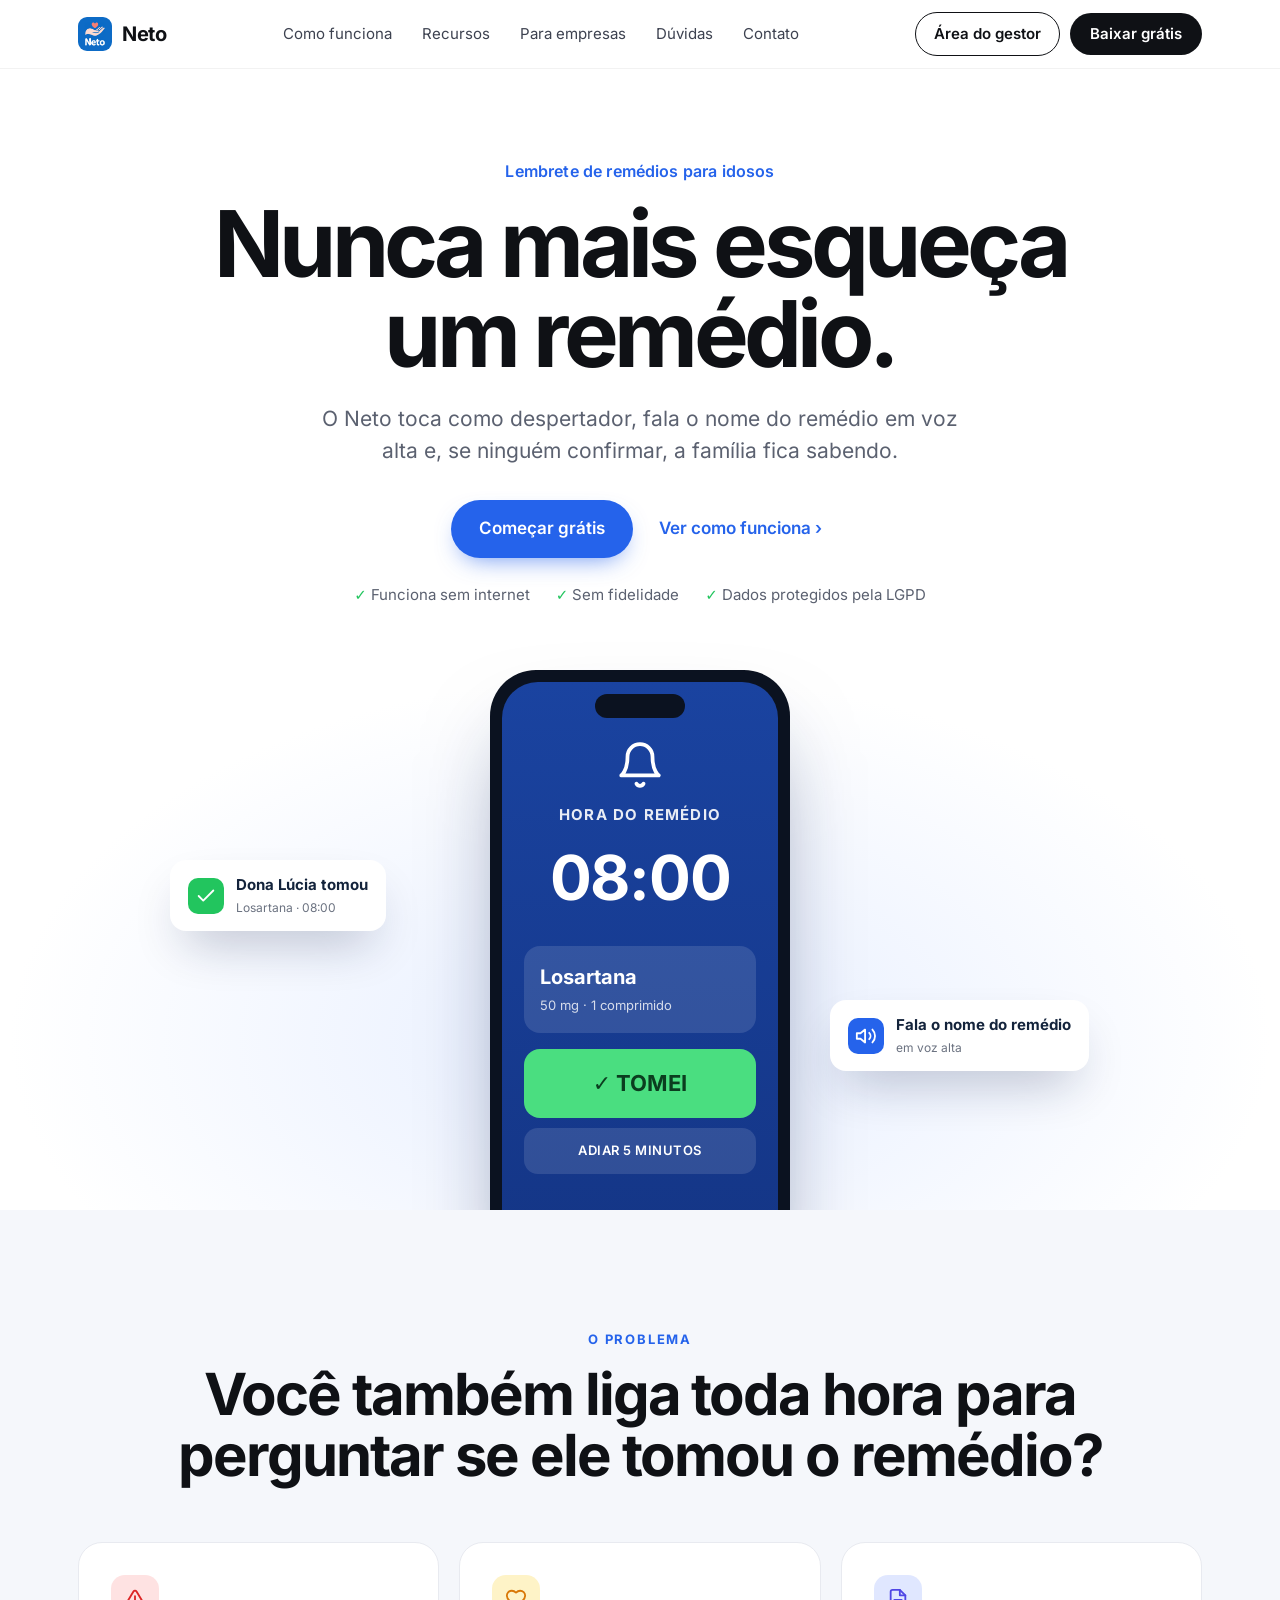
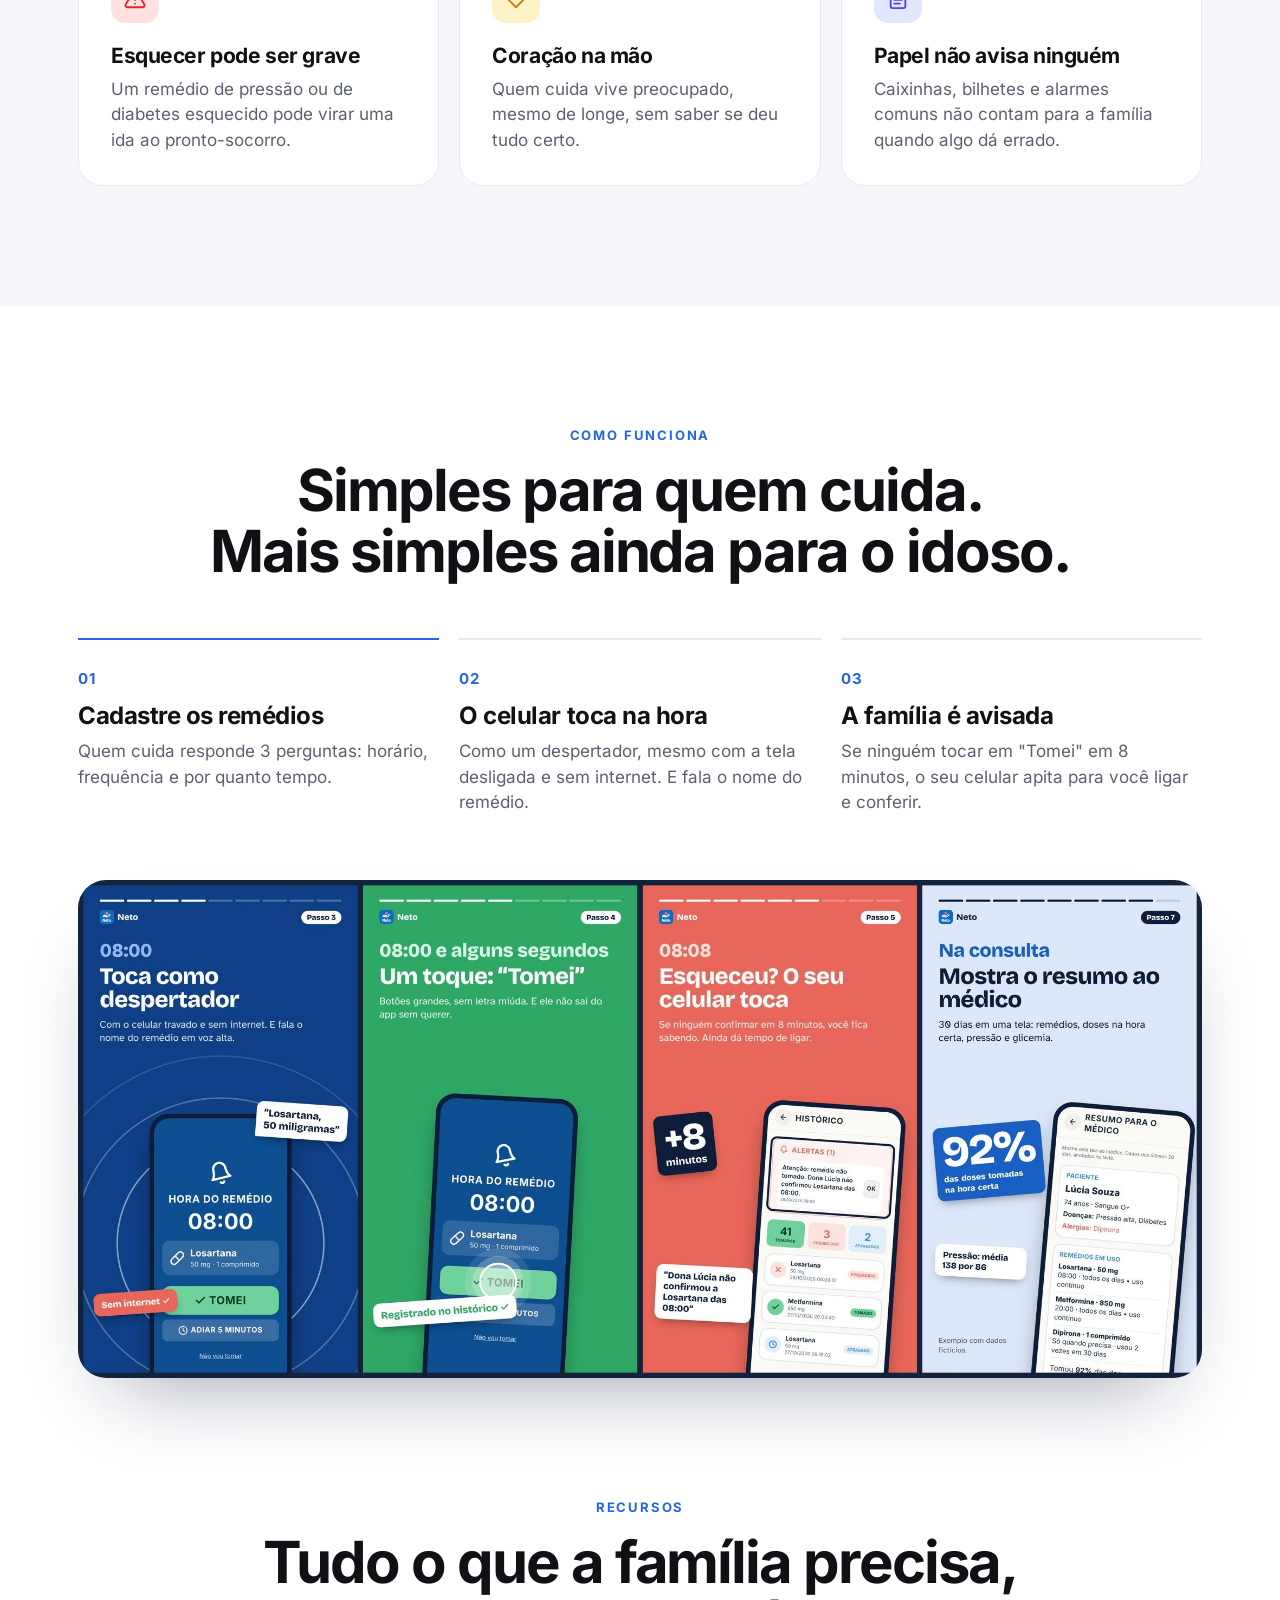
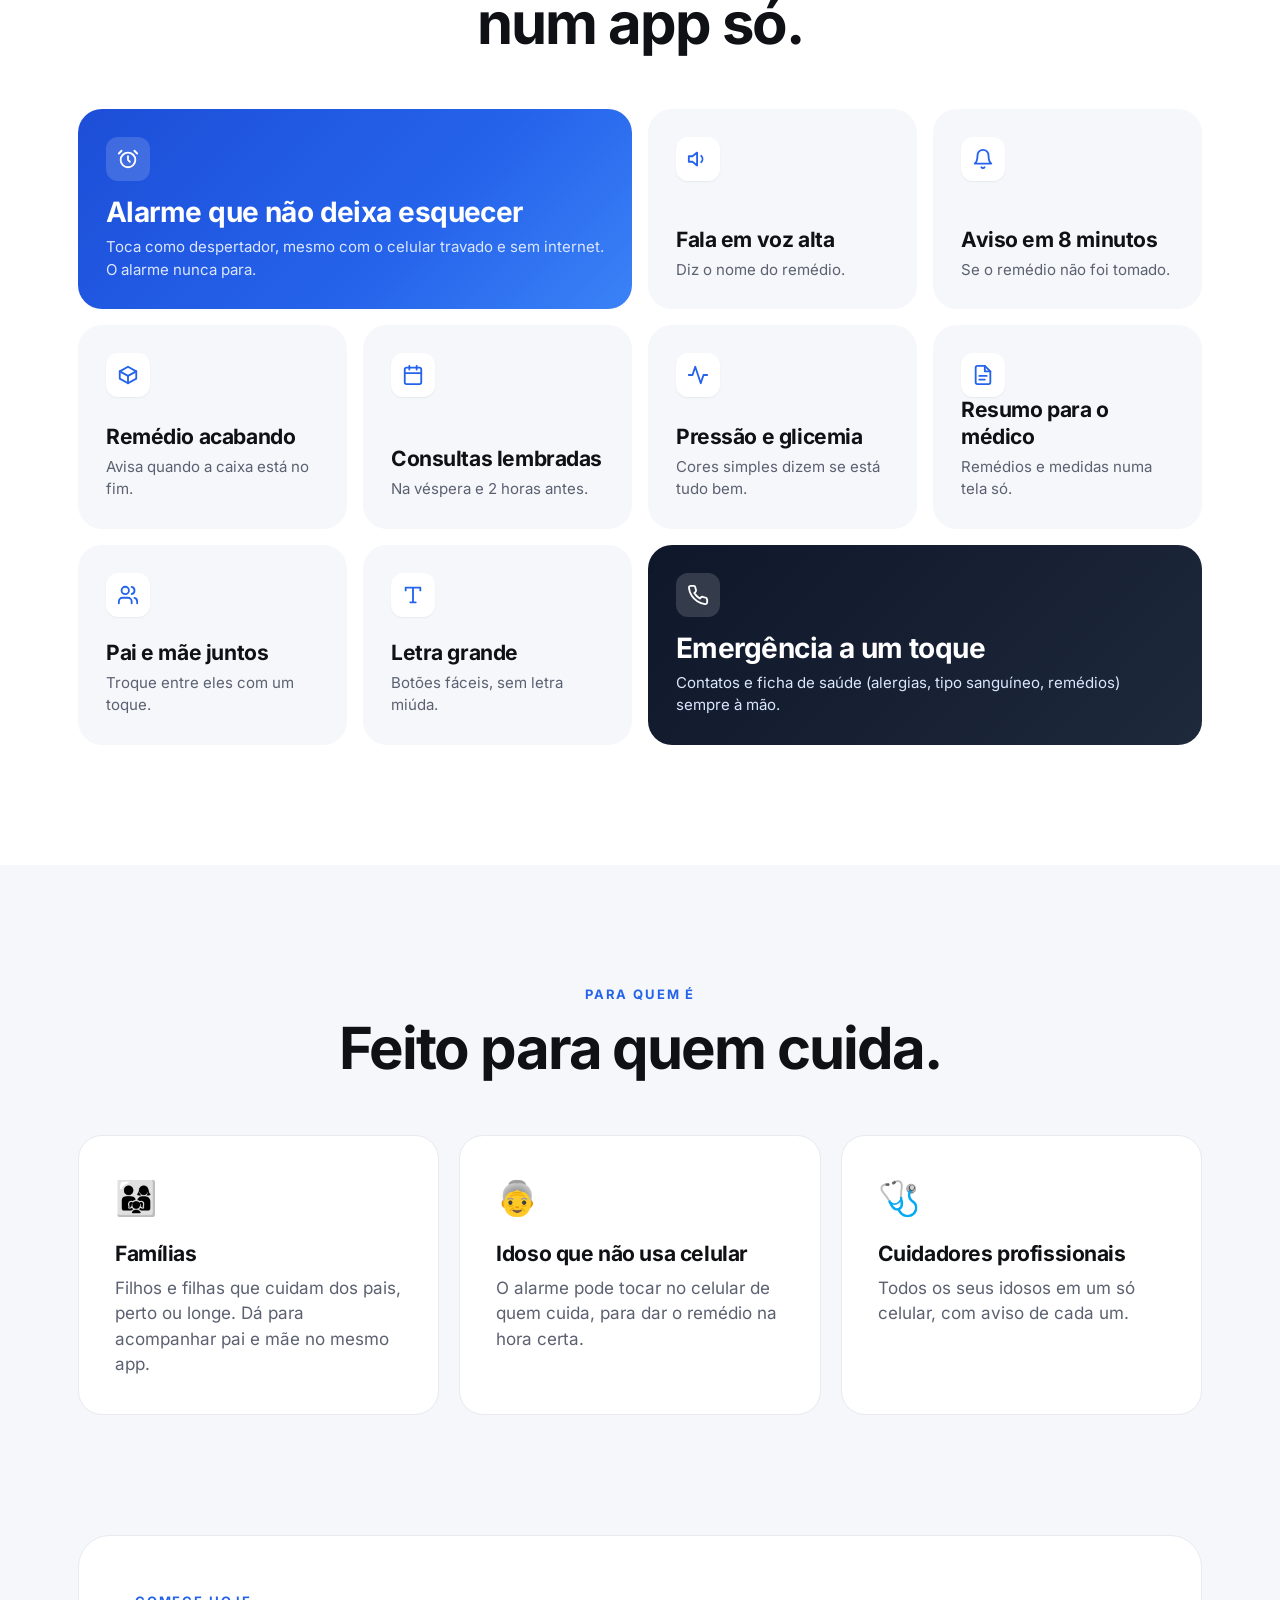
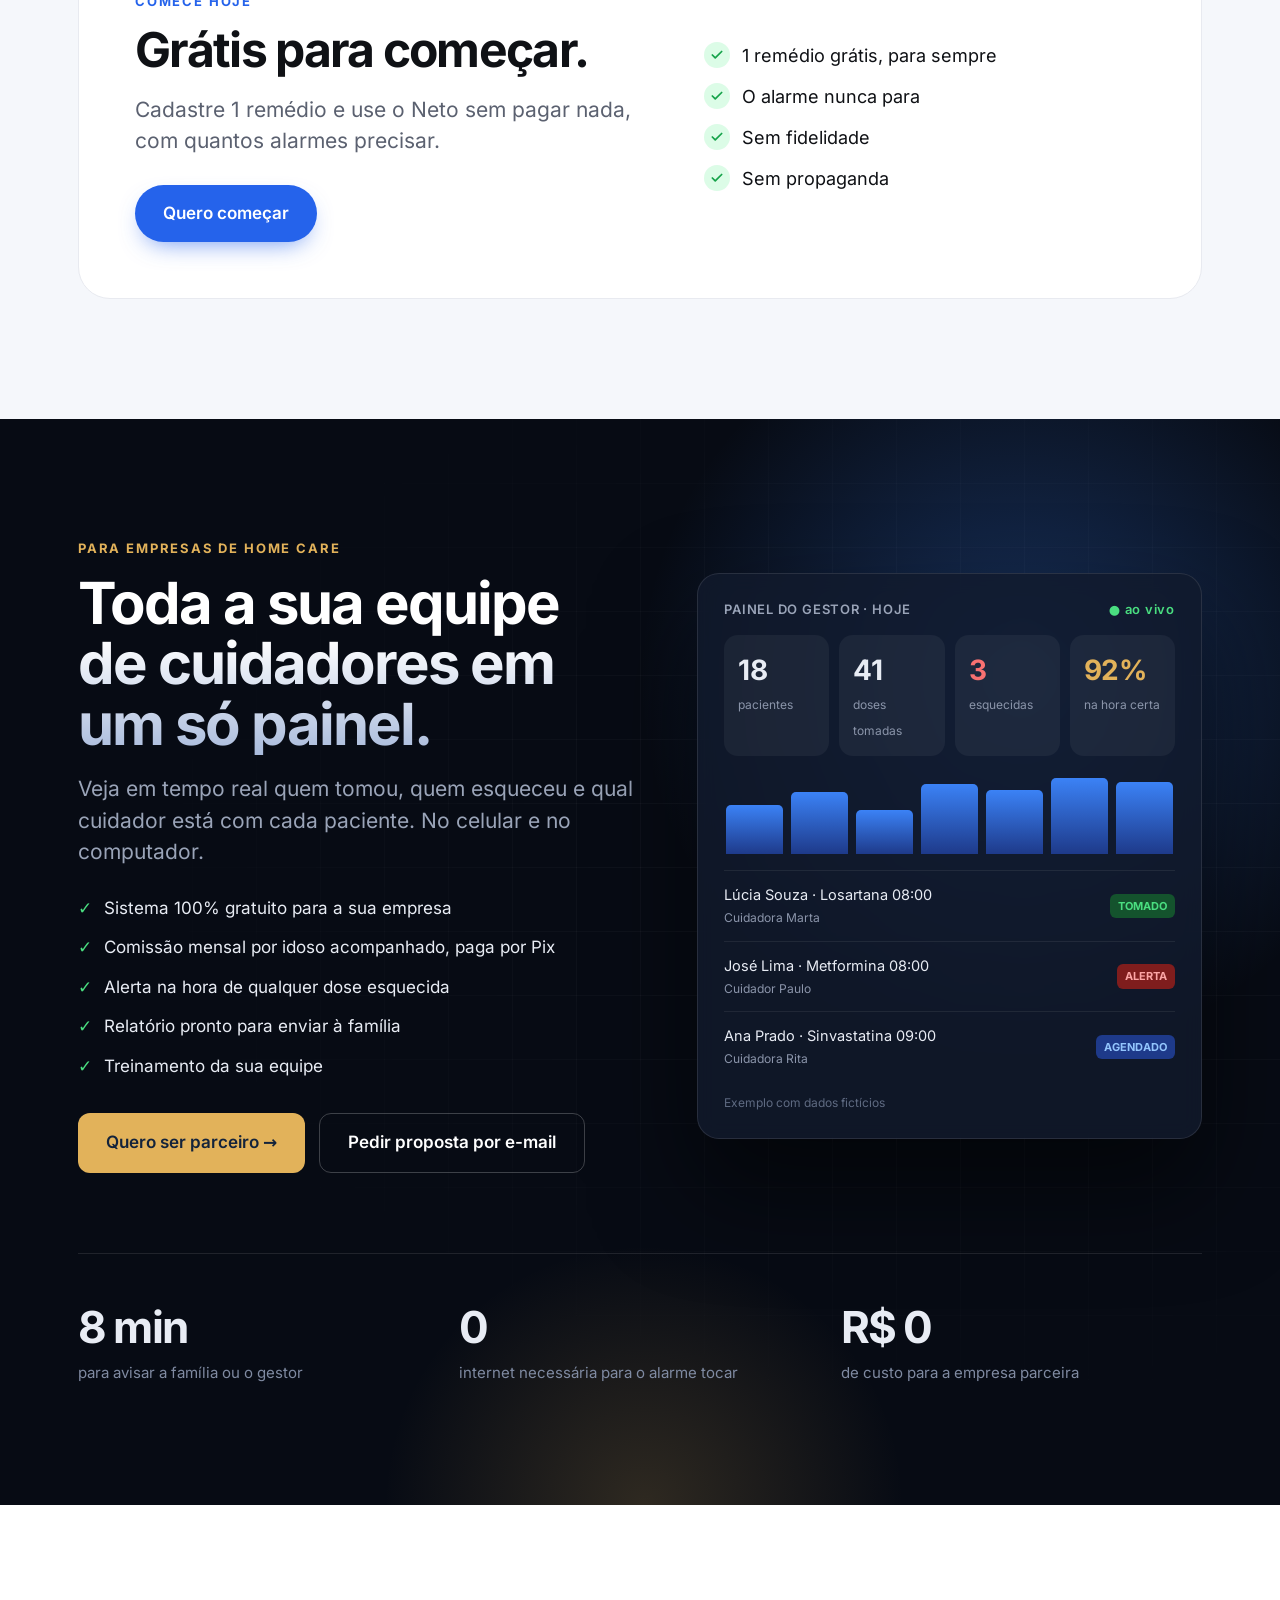
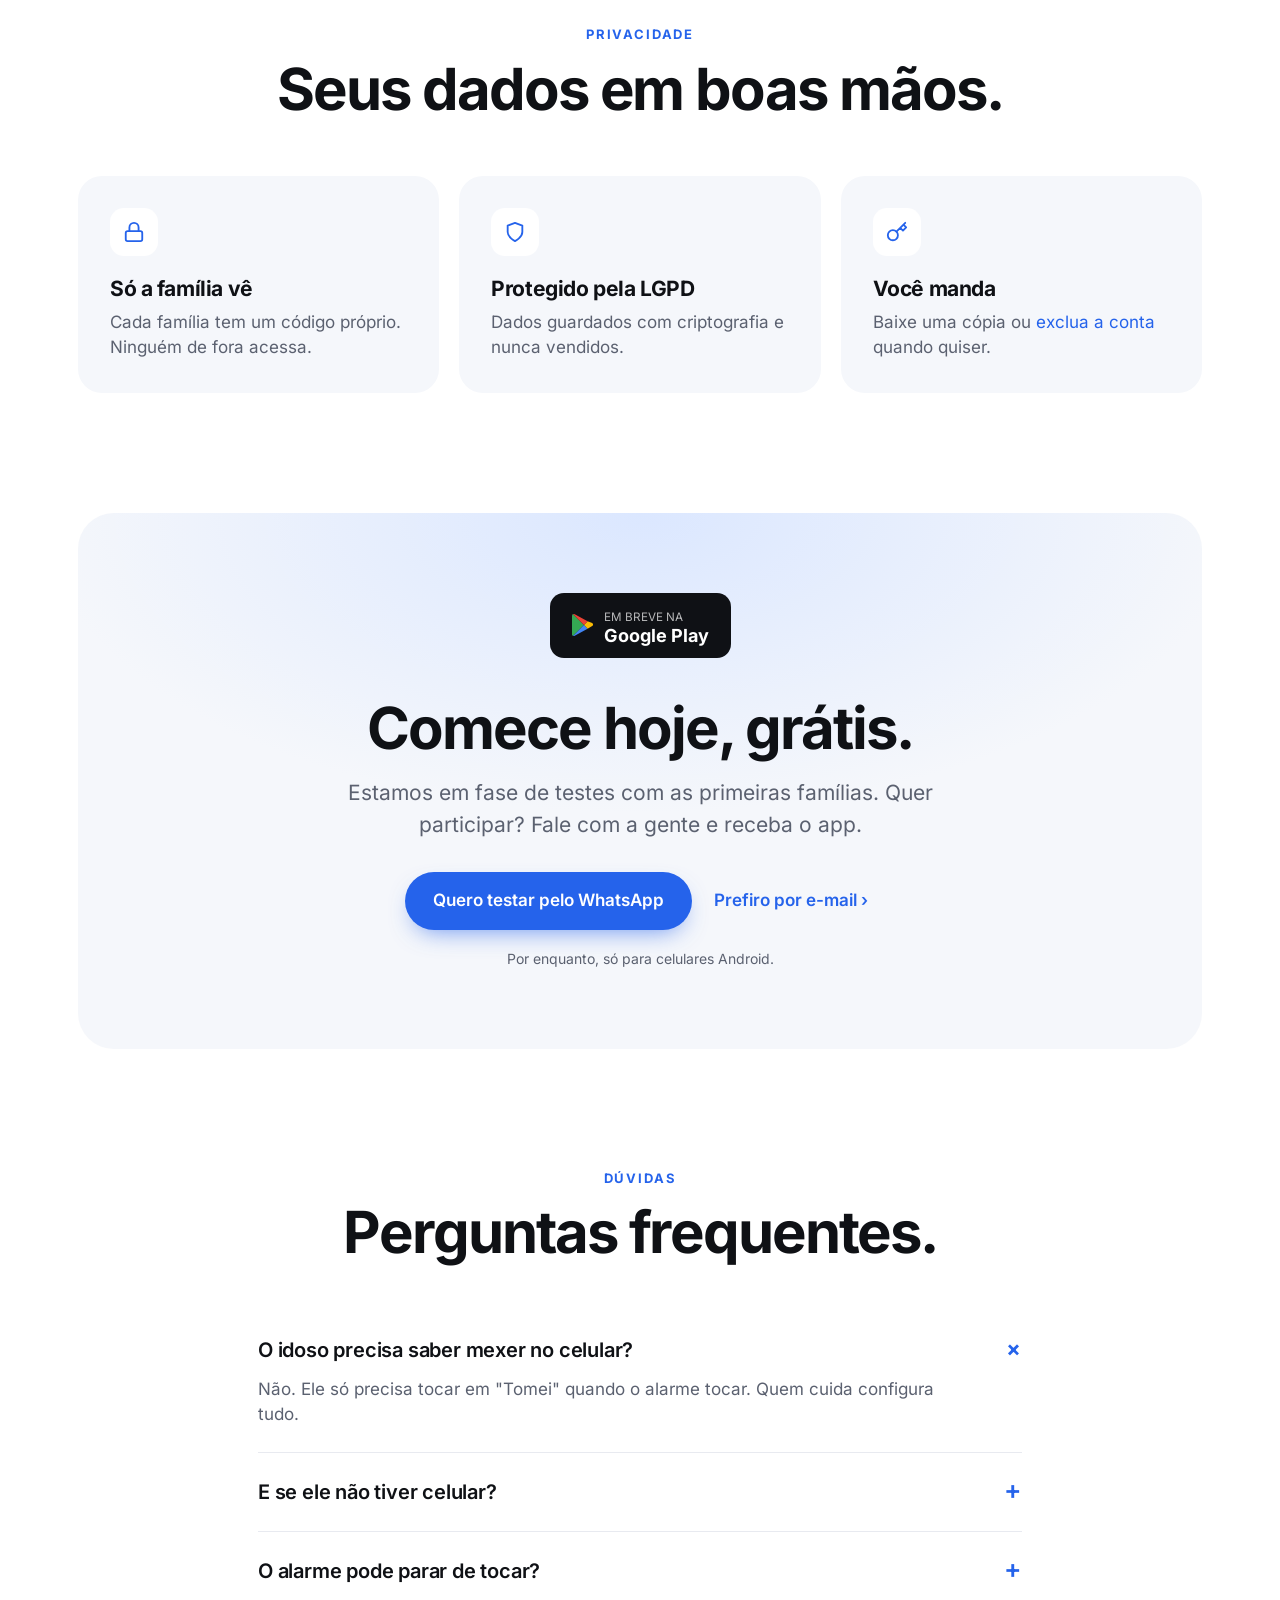
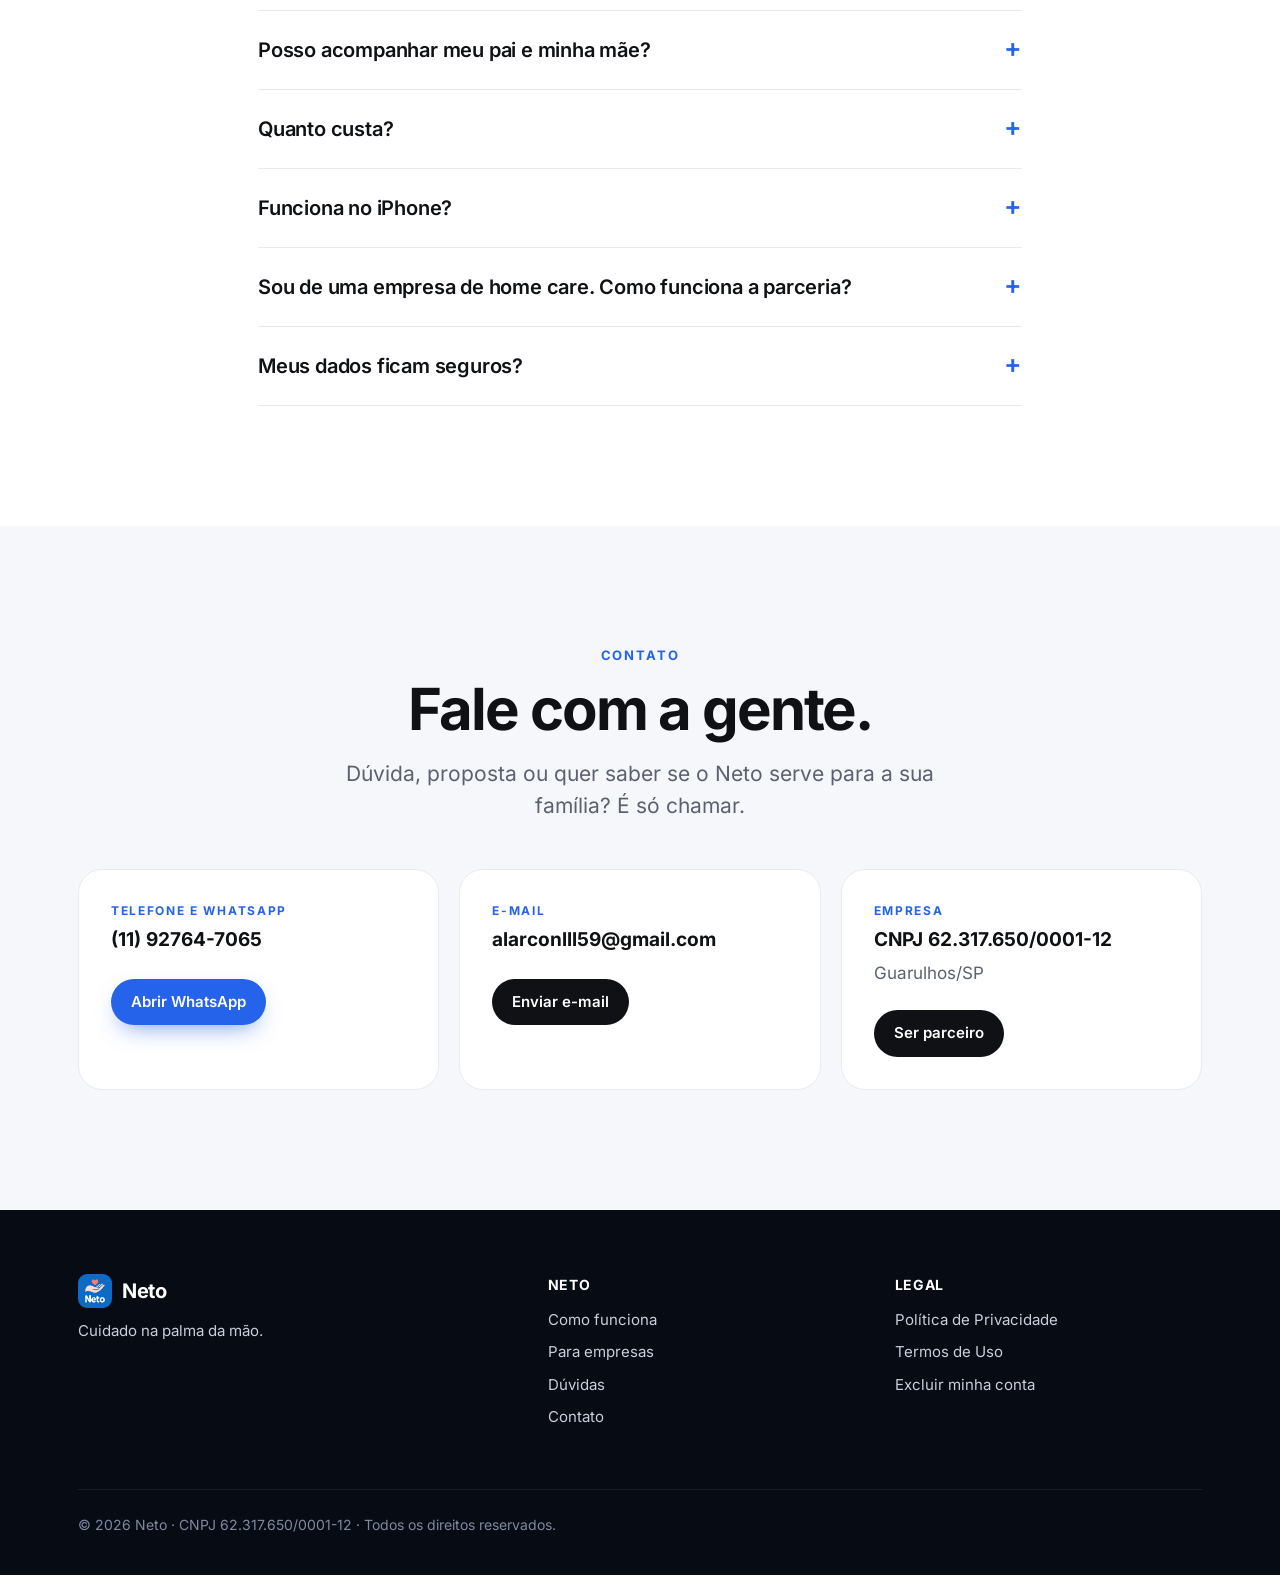
<file: index.html>
<!doctype html>
<html lang="pt-BR">
<head>
<meta charset="utf-8">
<meta name="viewport" content="width=device-width,initial-scale=1">
<title>Neto — Lembrete de remédio para idosos que avisa a família</title>
<meta name="description" content="O Neto toca como despertador na hora do remédio, fala o nome em voz alta e avisa a família se o idoso esquecer. Grátis para começar.">
<meta property="og:title" content="Neto — Nunca mais esqueça um remédio">
<meta property="og:description" content="Alarme de remédio para idosos que funciona sem internet e avisa a família em 8 minutos.">
<meta property="og:type" content="website">
<meta property="og:url" content="https://netoapp.com.br/">
<meta property="og:image" content="https://netoapp.com.br/assets/telas.jpg">
<link rel="canonical" href="https://netoapp.com.br/">
<link rel="icon" href="assets/logo.png">
<link rel="preload" href="assets/inter-latin-700-normal.woff2" as="font" type="font/woff2" crossorigin>
<link rel="stylesheet" href="assets/neto.css">
</head>
<body>

<header><div class="wrap">
  <a class="logo" href="./" aria-label="Neto, página inicial"><img src="assets/logo.png" alt="">Neto</a>
  <nav class="top" aria-label="Menu principal">
    <a href="#como-funciona">Como funciona</a>
    <a href="#recursos">Recursos</a>
    <a href="#empresas">Para empresas</a>
    <a href="#duvidas">Dúvidas</a>
    <a href="#contato">Contato</a>
  </nav>
  <span class="hacts"><a class="hlogin" href="parceiros/">Área do gestor</a><a class="hcta" href="#baixar">Baixar grátis</a></span>
  <button class="menu" aria-label="Abrir menu" onclick="document.querySelector('nav.top').classList.toggle('open')">☰</button>
</div></header>

<main>
<!-- HERO -->
<section class="hero">
  <div class="wrap">
    <div class="eyb">Lembrete de remédios para idosos</div>
    <h1>Nunca mais esqueça um remédio.</h1>
    <p class="lead">O Neto toca como despertador, fala o nome do remédio em voz alta e, se ninguém confirmar, a família fica sabendo.</p>
    <div class="btns">
      <a class="btn btn-p" href="#baixar">Começar grátis</a>
      <a class="btn btn-l" href="#como-funciona">Ver como funciona ›</a>
    </div>
    <div class="trust"><span>Funciona sem internet</span><span>Sem fidelidade</span><span>Dados protegidos pela LGPD</span></div>
  </div>
  <div class="stage">
    <div class="phone" aria-hidden="true"><div class="scr">
      <div class="notch"></div>
      <svg class="bell" width="50" height="50" viewBox="0 0 24 24" fill="none" stroke="#fff" stroke-width="1.8" stroke-linecap="round" stroke-linejoin="round"><path d="M6 8a6 6 0 0 1 12 0c0 7 3 9 3 9H3s3-2 3-9"/><path d="M10.3 21a1.94 1.94 0 0 0 3.4 0"/></svg>
      <div class="t1">HORA DO REMÉDIO</div>
      <div class="hr">08:00</div>
      <div class="med"><b>Losartana</b><span>50 mg · 1 comprimido</span></div>
      <div class="ok">✓ TOMEI</div>
      <div class="later">ADIAR 5 MINUTOS</div>
    </div></div>
    <div class="chip" style="left:calc(50% - 470px);top:190px"><div class="i" style="background:#22c55e"><svg class="ic" viewBox="0 0 24 24"><path d="M20 6 9 17l-5-5"/></svg></div><div><b>Dona Lúcia tomou</b><small>Losartana · 08:00</small></div></div>
    <div class="chip c2" style="left:calc(50% + 190px);top:330px"><div class="i" style="background:#2563eb"><svg class="ic" viewBox="0 0 24 24"><path d="M11 5 6 9H2v6h4l5 4V5z"/><path d="M15.5 8.5a5 5 0 0 1 0 7"/><path d="M19 5a10 10 0 0 1 0 14"/></svg></div><div><b>Fala o nome do remédio</b><small>em voz alta</small></div></div>
  </div>
</section>

<!-- PROBLEMA -->
<section class="prob">
  <div class="wrap center reveal">
    <div class="k">O problema</div>
    <h2>Você também liga toda hora para perguntar se ele tomou o remédio?</h2>
  </div>
  <div class="wrap cards3">
    <div class="card reveal"><div class="ico" style="background:#fee2e2;color:#dc2626"><svg class="ic" viewBox="0 0 24 24"><path d="M10.3 3.9 1.8 18a2 2 0 0 0 1.7 3h17a2 2 0 0 0 1.7-3L13.7 3.9a2 2 0 0 0-3.4 0z"/><path d="M12 9v4M12 17h.01"/></svg></div><h3>Esquecer pode ser grave</h3><p>Um remédio de pressão ou de diabetes esquecido pode virar uma ida ao pronto-socorro.</p></div>
    <div class="card reveal"><div class="ico" style="background:#fef3c7;color:#d97706"><svg class="ic" viewBox="0 0 24 24"><path d="M19 14c1.5-1.5 3-3.2 3-5.5A5.5 5.5 0 0 0 16.5 3c-1.8 0-3 .5-4.5 2-1.5-1.5-2.7-2-4.5-2A5.5 5.5 0 0 0 2 8.5c0 2.3 1.5 4 3 5.5l7 7z"/></svg></div><h3>Coração na mão</h3><p>Quem cuida vive preocupado, mesmo de longe, sem saber se deu tudo certo.</p></div>
    <div class="card reveal"><div class="ico" style="background:#e0e7ff;color:#4f46e5"><svg class="ic" viewBox="0 0 24 24"><path d="M14 2H6a2 2 0 0 0-2 2v16a2 2 0 0 0 2 2h12a2 2 0 0 0 2-2V8z"/><path d="M14 2v6h6M8 13h8M8 17h6"/></svg></div><h3>Papel não avisa ninguém</h3><p>Caixinhas, bilhetes e alarmes comuns não contam para a família quando algo dá errado.</p></div>
  </div>
</section>

<!-- COMO FUNCIONA -->
<section id="como-funciona">
  <div class="wrap center reveal">
    <div class="k">Como funciona</div>
    <h2>Simples para quem cuida.<br>Mais simples ainda para o idoso.</h2>
  </div>
  <div class="wrap">
    <div class="steps">
      <div class="step on reveal"><h3>Cadastre os remédios</h3><p>Quem cuida responde 3 perguntas: horário, frequência e por quanto tempo.</p></div>
      <div class="step reveal"><h3>O celular toca na hora</h3><p>Como um despertador, mesmo com a tela desligada e sem internet. E fala o nome do remédio.</p></div>
      <div class="step reveal"><h3>A família é avisada</h3><p>Se ninguém tocar em "Tomei" em 8 minutos, o seu celular apita para você ligar e conferir.</p></div>
    </div>
    <div class="shots reveal"><img src="assets/telas.jpg" alt="Telas do app Neto: alarme na hora do remédio, botão Tomei, aviso para a família e resumo para o médico" loading="lazy" width="2074" height="920"></div>
  </div>
</section>

<!-- RECURSOS -->
<section id="recursos" style="padding-top:0">
  <div class="wrap center reveal">
    <div class="k">Recursos</div>
    <h2>Tudo o que a família precisa,<br>num app só.</h2>
  </div>
  <div class="wrap bento">
    <div class="b big reveal"><div class="ico"><svg class="ic" viewBox="0 0 24 24"><circle cx="12" cy="13" r="8"/><path d="M12 9v4l2 2M5 3 2 6M22 6l-3-3"/></svg></div><div><h3>Alarme que não deixa esquecer</h3><p>Toca como despertador, mesmo com o celular travado e sem internet. O alarme nunca para.</p></div></div>
    <div class="b reveal"><div class="ico"><svg class="ic" viewBox="0 0 24 24"><path d="M11 5 6 9H2v6h4l5 4V5z"/><path d="M15.5 8.5a5 5 0 0 1 0 7"/></svg></div><div><h3>Fala em voz alta</h3><p>Diz o nome do remédio.</p></div></div>
    <div class="b reveal"><div class="ico"><svg class="ic" viewBox="0 0 24 24"><path d="M6 8a6 6 0 0 1 12 0c0 7 3 9 3 9H3s3-2 3-9"/><path d="M10.3 21a1.94 1.94 0 0 0 3.4 0"/></svg></div><div><h3>Aviso em 8 minutos</h3><p>Se o remédio não foi tomado.</p></div></div>
    <div class="b reveal"><div class="ico"><svg class="ic" viewBox="0 0 24 24"><path d="M21 8 12 3 3 8v8l9 5 9-5V8z"/><path d="m3 8 9 5 9-5M12 13v8"/></svg></div><div><h3>Remédio acabando</h3><p>Avisa quando a caixa está no fim.</p></div></div>
    <div class="b reveal"><div class="ico"><svg class="ic" viewBox="0 0 24 24"><rect x="3" y="4" width="18" height="18" rx="2"/><path d="M16 2v4M8 2v4M3 10h18"/></svg></div><div><h3>Consultas lembradas</h3><p>Na véspera e 2 horas antes.</p></div></div>
    <div class="b reveal"><div class="ico"><svg class="ic" viewBox="0 0 24 24"><path d="M22 12h-4l-3 9L9 3l-3 9H2"/></svg></div><div><h3>Pressão e glicemia</h3><p>Cores simples dizem se está tudo bem.</p></div></div>
    <div class="b reveal"><div class="ico"><svg class="ic" viewBox="0 0 24 24"><path d="M14 2H6a2 2 0 0 0-2 2v16a2 2 0 0 0 2 2h12a2 2 0 0 0 2-2V8z"/><path d="M14 2v6h6M8 13h8M8 17h6"/></svg></div><div><h3>Resumo para o médico</h3><p>Remédios e medidas numa tela só.</p></div></div>
    <div class="b reveal"><div class="ico"><svg class="ic" viewBox="0 0 24 24"><path d="M16 21v-2a4 4 0 0 0-4-4H6a4 4 0 0 0-4 4v2"/><circle cx="9" cy="7" r="4"/><path d="M22 21v-2a4 4 0 0 0-3-3.9M16 3.1a4 4 0 0 1 0 7.8"/></svg></div><div><h3>Pai e mãe juntos</h3><p>Troque entre eles com um toque.</p></div></div>
    <div class="b reveal"><div class="ico"><svg class="ic" viewBox="0 0 24 24"><path d="M4 7V4h16v3M9 20h6M12 4v16"/></svg></div><div><h3>Letra grande</h3><p>Botões fáceis, sem letra miúda.</p></div></div>
    <div class="b big reveal" style="background:linear-gradient(135deg,#0f172a,#1e293b)"><div class="ico"><svg class="ic" viewBox="0 0 24 24"><path d="M22 16.9v3a2 2 0 0 1-2.2 2 19.8 19.8 0 0 1-8.6-3.1 19.5 19.5 0 0 1-6-6A19.8 19.8 0 0 1 2.1 4.2 2 2 0 0 1 4.1 2h3a2 2 0 0 1 2 1.7c.1.9.4 1.8.7 2.7a2 2 0 0 1-.5 2.1L8 9.8a16 16 0 0 0 6 6l1.3-1.3a2 2 0 0 1 2.1-.4c.9.3 1.8.6 2.7.7a2 2 0 0 1 1.7 2z"/></svg></div><div><h3>Emergência a um toque</h3><p>Contatos e ficha de saúde (alergias, tipo sanguíneo, remédios) sempre à mão.</p></div></div>
  </div>
</section>

<!-- PARA QUEM -->
<section class="prob">
  <div class="wrap center reveal">
    <div class="k">Para quem é</div>
    <h2>Feito para quem cuida.</h2>
  </div>
  <div class="wrap who">
    <div class="card reveal"><div class="em">👨‍👩‍👧</div><h3>Famílias</h3><p>Filhos e filhas que cuidam dos pais, perto ou longe. Dá para acompanhar pai e mãe no mesmo app.</p></div>
    <div class="card reveal"><div class="em">👵</div><h3>Idoso que não usa celular</h3><p>O alarme pode tocar no celular de quem cuida, para dar o remédio na hora certa.</p></div>
    <div class="card reveal"><div class="em">🩺</div><h3>Cuidadores profissionais</h3><p>Todos os seus idosos em um só celular, com aviso de cada um.</p></div>
  </div>
</section>

<!-- GRÁTIS -->
<section class="free" style="padding-top:0">
  <div class="wrap">
    <div class="freebox reveal">
      <div>
        <div class="k">Comece hoje</div>
        <h2 style="font-size:clamp(34px,4vw,48px)">Grátis para começar.</h2>
        <p class="lead">Cadastre 1 remédio e use o Neto sem pagar nada, com quantos alarmes precisar.</p>
        <a class="btn btn-p" href="#baixar" style="margin-top:28px">Quero começar</a>
      </div>
      <ul class="checks">
        <li>1 remédio grátis, para sempre</li>
        <li>O alarme nunca para</li>
        <li>Sem fidelidade</li>
        <li>Sem propaganda</li>
      </ul>
    </div>
  </div>
</section>

<!-- EMPRESAS -->
<section class="biz" id="empresas">
  <div class="glow"></div><div class="glow2"></div>
  <div class="wrap">
    <div class="reveal">
      <div class="k">Para empresas de home care</div>
      <h2>Toda a sua equipe de cuidadores em um só painel.</h2>
      <p class="lead">Veja em tempo real quem tomou, quem esqueceu e qual cuidador está com cada paciente. No celular e no computador.</p>
      <ul>
        <li>Sistema 100% gratuito para a sua empresa</li>
        <li>Comissão mensal por idoso acompanhado, paga por Pix</li>
        <li>Alerta na hora de qualquer dose esquecida</li>
        <li>Relatório pronto para enviar à família</li>
        <li>Treinamento da sua equipe</li>
      </ul>
      <div class="btns">
        <a class="btn btn-g" href="https://wa.me/5511927647065?text=Ol%C3%A1%2C%20quero%20ser%20parceiro%20do%20Neto">Quero ser parceiro →</a>
        <a class="btn btn-o" href="mailto:alarconlll59@gmail.com?subject=Proposta%20de%20parceria%20Neto">Pedir proposta por e-mail</a>
      </div>
    </div>
    <div class="pn reveal" aria-label="Exemplo do painel do gestor">
      <h4><span>PAINEL DO GESTOR · HOJE</span><span class="live">ao vivo</span></h4>
      <div class="kp"><div><b>18</b><span>pacientes</span></div><div><b>41</b><span>doses tomadas</span></div><div><b style="color:#f87171">3</b><span>esquecidas</span></div><div><b style="color:#e2b25a">92%</b><span>na hora certa</span></div></div>
      <div class="bars"><i style="height:62%"></i><i style="height:78%"></i><i style="height:55%"></i><i style="height:88%"></i><i style="height:80%"></i><i style="height:96%"></i><i style="height:90%"></i></div>
      <div class="row"><span>Lúcia Souza · Losartana 08:00<br><small>Cuidadora Marta</small></span><span class="tag t-ok">TOMADO</span></div>
      <div class="row"><span>José Lima · Metformina 08:00<br><small>Cuidador Paulo</small></span><span class="tag t-al">ALERTA</span></div>
      <div class="row"><span>Ana Prado · Sinvastatina 09:00<br><small>Cuidadora Rita</small></span><span class="tag t-ag">AGENDADO</span></div>
      <p class="fict">Exemplo com dados fictícios</p>
    </div>
  </div>
  <div class="wrap" style="display:block">
    <div class="stats reveal">
      <div><b>8 min</b><span>para avisar a família ou o gestor</span></div>
      <div><b>0</b><span>internet necessária para o alarme tocar</span></div>
      <div><b>R$ 0</b><span>de custo para a empresa parceira</span></div>
    </div>
  </div>
</section>

<!-- SEGURANÇA -->
<section class="sec">
  <div class="wrap center reveal">
    <div class="k">Privacidade</div>
    <h2>Seus dados em boas mãos.</h2>
  </div>
  <div class="wrap cards3">
    <div class="card reveal"><div class="ico" style="background:#fff;color:var(--blue)"><svg class="ic" viewBox="0 0 24 24"><rect x="3" y="11" width="18" height="11" rx="2"/><path d="M7 11V7a5 5 0 0 1 10 0v4"/></svg></div><h3>Só a família vê</h3><p>Cada família tem um código próprio. Ninguém de fora acessa.</p></div>
    <div class="card reveal"><div class="ico" style="background:#fff;color:var(--blue)"><svg class="ic" viewBox="0 0 24 24"><path d="M12 22s8-4 8-10V5l-8-3-8 3v7c0 6 8 10 8 10z"/></svg></div><h3>Protegido pela LGPD</h3><p>Dados guardados com criptografia e nunca vendidos.</p></div>
    <div class="card reveal"><div class="ico" style="background:#fff;color:var(--blue)"><svg class="ic" viewBox="0 0 24 24"><circle cx="7.5" cy="15.5" r="5.5"/><path d="m21 2-9.6 9.6M15.5 7.5l3 3L22 7l-3-3"/></svg></div><h3>Você manda</h3><p>Baixe uma cópia ou <a href="excluir-conta/" style="color:var(--blue)">exclua a conta</a> quando quiser.</p></div>
  </div>
</section>

<!-- BAIXAR -->
<section class="dl" id="baixar">
  <div class="wrap">
    <div class="dlbox reveal">
      <div class="gp"><svg width="22" height="24" viewBox="0 0 24 26" aria-hidden="true"><path fill="#34a853" d="M1 1l12 12L1 25c-.6-.3-1-1-1-1.8V2.8C0 2 .4 1.3 1 1z"/><path fill="#fbbc04" d="M17 9l-4 4 4 4 5-2.8c1.3-.8 1.3-2.6 0-3.4L17 9z"/><path fill="#4285f4" d="M1 25l12-12 4 4L3 24.7c-.7.4-1.4.5-2 .3z"/><path fill="#ea4335" d="M1 1c.6-.2 1.3-.1 2 .3L17 9l-4 4L1 1z"/></svg><span style="text-align:left"><small style="opacity:.7">EM BREVE NA</small><b>Google Play</b></span></div>
      <h2>Comece hoje, grátis.</h2>
      <p class="lead" style="margin:0 auto">Estamos em fase de testes com as primeiras famílias. Quer participar? Fale com a gente e receba o app.</p>
      <div class="btns">
        <a class="btn btn-p" href="https://wa.me/5511927647065?text=Ol%C3%A1%2C%20quero%20testar%20o%20Neto">Quero testar pelo WhatsApp</a>
        <a class="btn btn-l" href="mailto:alarconlll59@gmail.com?subject=Quero%20testar%20o%20Neto">Prefiro por e-mail ›</a>
      </div>
      <p class="small">Por enquanto, só para celulares Android.</p>
    </div>
  </div>
</section>

<!-- FAQ -->
<section id="duvidas" style="padding-top:0">
  <div class="wrap center reveal">
    <div class="k">Dúvidas</div>
    <h2>Perguntas frequentes.</h2>
  </div>
  <div class="wrap faq">
    <details open><summary>O idoso precisa saber mexer no celular?</summary><p>Não. Ele só precisa tocar em "Tomei" quando o alarme tocar. Quem cuida configura tudo.</p></details>
    <details><summary>E se ele não tiver celular?</summary><p>O alarme pode tocar no celular de quem cuida.</p></details>
    <details><summary>O alarme pode parar de tocar?</summary><p>Não. O alarme dos remédios continua tocando, mesmo sem internet e com o celular travado.</p></details>
    <details><summary>Posso acompanhar meu pai e minha mãe?</summary><p>Sim, no mesmo app. Você troca entre eles com um toque.</p></details>
    <details><summary>Quanto custa?</summary><p>Dá para começar grátis com 1 remédio. Para mais remédios, fale com a empresa que cuida do seu familiar ou com a gente pelo WhatsApp.</p></details>
    <details><summary>Funciona no iPhone?</summary><p>Por enquanto, só no Android. A versão para iPhone vem depois.</p></details>
    <details><summary>Sou de uma empresa de home care. Como funciona a parceria?</summary><p>O sistema é grátis para a sua empresa e você recebe comissão por idoso acompanhado. Chame a gente no WhatsApp.</p></details>
    <details><summary>Meus dados ficam seguros?</summary><p>Sim. Só as pessoas da sua família no app veem os dados, e você pode excluir tudo quando quiser.</p></details>
  </div>
</section>

<!-- CONTATO -->
<section class="contact" id="contato">
  <div class="wrap center reveal">
    <div class="k">Contato</div>
    <h2>Fale com a gente.</h2>
    <p class="lead">Dúvida, proposta ou quer saber se o Neto serve para a sua família? É só chamar.</p>
  </div>
  <div class="wrap cgrid">
    <div class="card reveal"><span class="k" style="font-size:12px">Telefone e WhatsApp</span><b>(11) 92764-7065</b><a class="btn btn-p" href="https://wa.me/5511927647065">Abrir WhatsApp</a></div>
    <div class="card reveal"><span class="k" style="font-size:12px">E-mail</span><b>alarconlll59@gmail.com</b><a class="btn btn-d" href="mailto:alarconlll59@gmail.com">Enviar e-mail</a></div>
    <div class="card reveal"><span class="k" style="font-size:12px">Empresa</span><b>CNPJ 62.317.650/0001-12</b><span style="color:var(--muted)">Guarulhos/SP</span><a class="btn btn-d" href="#empresas">Ser parceiro</a></div>
  </div>
</section>
</main>

<footer><div class="wrap">
  <div><a class="logo" href="./"><img src="assets/logo.png" alt="">Neto</a><p>Cuidado na palma da mão.</p></div>
  <div><h5>NETO</h5><ul><li><a href="#como-funciona">Como funciona</a></li><li><a href="#empresas">Para empresas</a></li><li><a href="#duvidas">Dúvidas</a></li><li><a href="#contato">Contato</a></li></ul></div>
  <div><h5>LEGAL</h5><ul><li><a href="privacidade/">Política de Privacidade</a></li><li><a href="termos/">Termos de Uso</a></li><li><a href="excluir-conta/">Excluir minha conta</a></li></ul></div>
  <div class="copy">© 2026 Neto · CNPJ 62.317.650/0001-12 · Todos os direitos reservados.</div>
</div></footer>

<script>
document.querySelectorAll('nav.top a').forEach(a=>a.addEventListener('click',()=>document.querySelector('nav.top').classList.remove('open')));
if('IntersectionObserver' in window){const io=new IntersectionObserver(es=>es.forEach(e=>{if(e.isIntersecting){e.target.classList.add('vis');io.unobserve(e.target)}}),{threshold:.12});document.querySelectorAll('.reveal').forEach(el=>io.observe(el));}else{document.querySelectorAll('.reveal').forEach(el=>el.classList.add('vis'))}
</script>
</body>
</html>
</file>
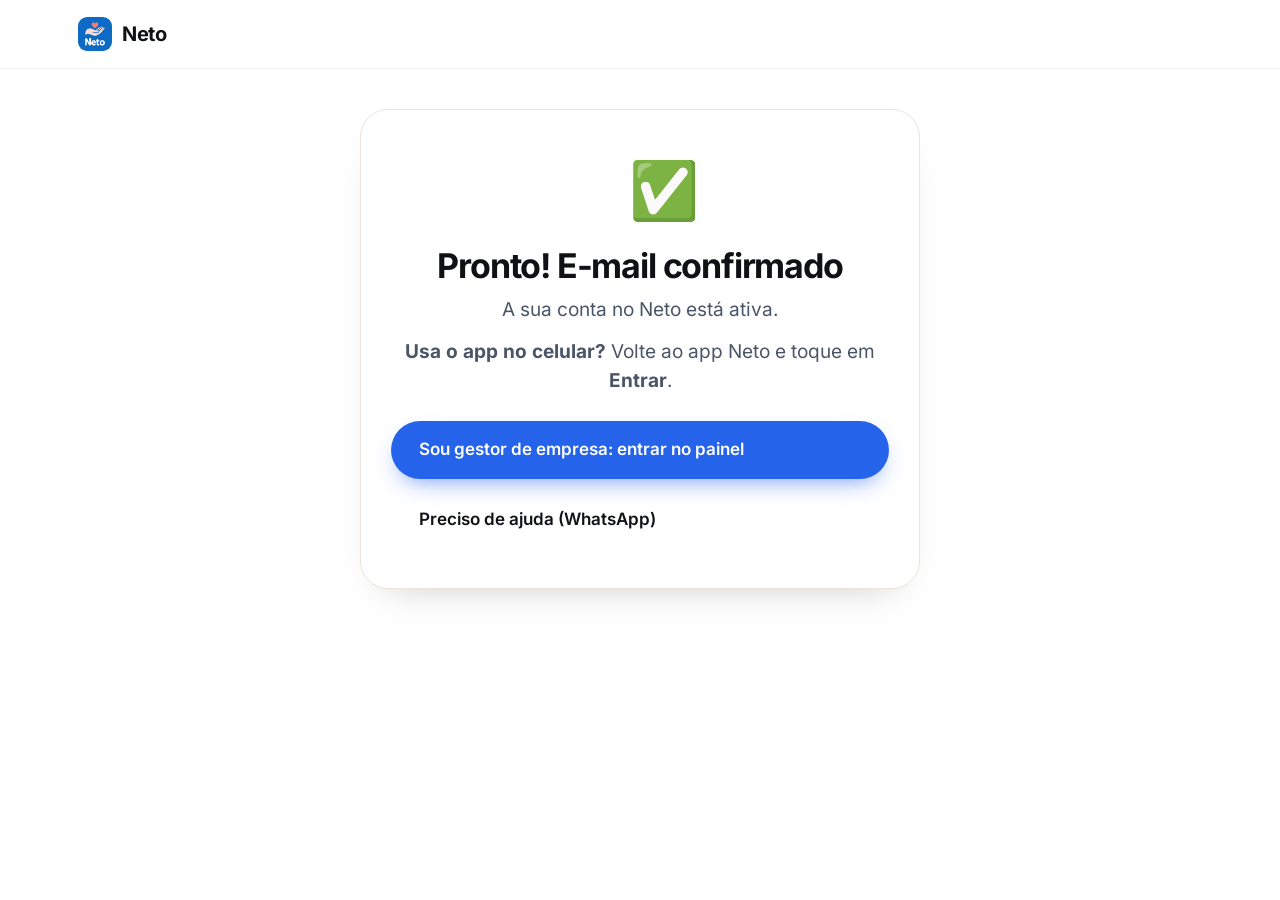
<file: confirmado/index.html>
<!doctype html><html lang="pt-BR"><head><meta charset="utf-8"><meta name="viewport" content="width=device-width,initial-scale=1">
<title>Confirmação de e-mail — Neto</title><meta name="robots" content="noindex">
<link rel="icon" href="../assets/logo.png"><link rel="stylesheet" href="../assets/neto.css">
<style>.cbox{max-width:560px;margin:40px 16px;margin-left:auto;margin-right:auto;padding:40px 30px;background:#fff;border:1px solid #ece4d6;border-radius:28px;text-align:center;box-shadow:0 20px 40px -26px rgba(0,0,0,.25)}
.cbox .ic{display:block;font-size:56px;height:80px;line-height:80px;margin:0 auto 6px}.cbox h1{font-size:34px;margin:18px 0 12px}.cbox p{font-size:19px;line-height:1.5;color:#4b5568}
.cbox .acts{display:flex;flex-direction:column;gap:12px;margin-top:26px}</style></head><body>
<header><div class="wrap"><a class="logo" href="../" aria-label="Neto, página inicial"><img src="../assets/logo.png" alt="">Neto</a></div></header>
<main><div class="cbox" id="box">
<div class="ic">⏳</div><h1>Confirmando…</h1><p>Só um instante.</p>
</div></main>
<script>
(function(){
  var h=new URLSearchParams((location.hash||'').replace(/^#/,''));
  var q=new URLSearchParams(location.search);
  var err=h.get('error_description')||q.get('error_description')||h.get('error')||q.get('error');
  var tipo=h.get('type')||q.get('type')||'';
  var box=document.getElementById('box');
  var app='<p style="margin-top:14px"><b>Usa o app no celular?</b> Volte ao app Neto e toque em <b>Entrar</b>.</p>';
  var gestor='<div class="acts"><a class="btn btn-p" href="../parceiros/#/entrar">Sou gestor de empresa: entrar no painel</a><a class="btn" href="https://wa.me/5511927647065?text=Ol%C3%A1%2C%20preciso%20de%20ajuda%20para%20entrar%20no%20Neto">Preciso de ajuda (WhatsApp)</a></div>';
  if(err){
    box.innerHTML='<div class="ic">🔗</div><h1>Este link já foi usado ou venceu</h1><p>Não se preocupe: se você já tinha tocado no link antes, o seu e-mail <b>já está confirmado</b>. Tente entrar normalmente.</p>'+app+gestor;
  } else if(tipo==='recovery'){
    box.innerHTML='<div class="ic">🔑</div><h1>Trocar a senha</h1><p>Para trocar a senha, abra o app Neto (ou a Área do gestor) e toque em <b>Esqueci minha senha</b>. Você recebe um código por e-mail.</p>'+gestor;
  } else {
    box.innerHTML='<div class="ic">✅</div><h1>Pronto! E-mail confirmado</h1><p>A sua conta no Neto está ativa.</p>'+app+gestor;
  }
  try{history.replaceState(null,'',location.pathname);}catch(e){}
})();
</script></body></html>
</file>
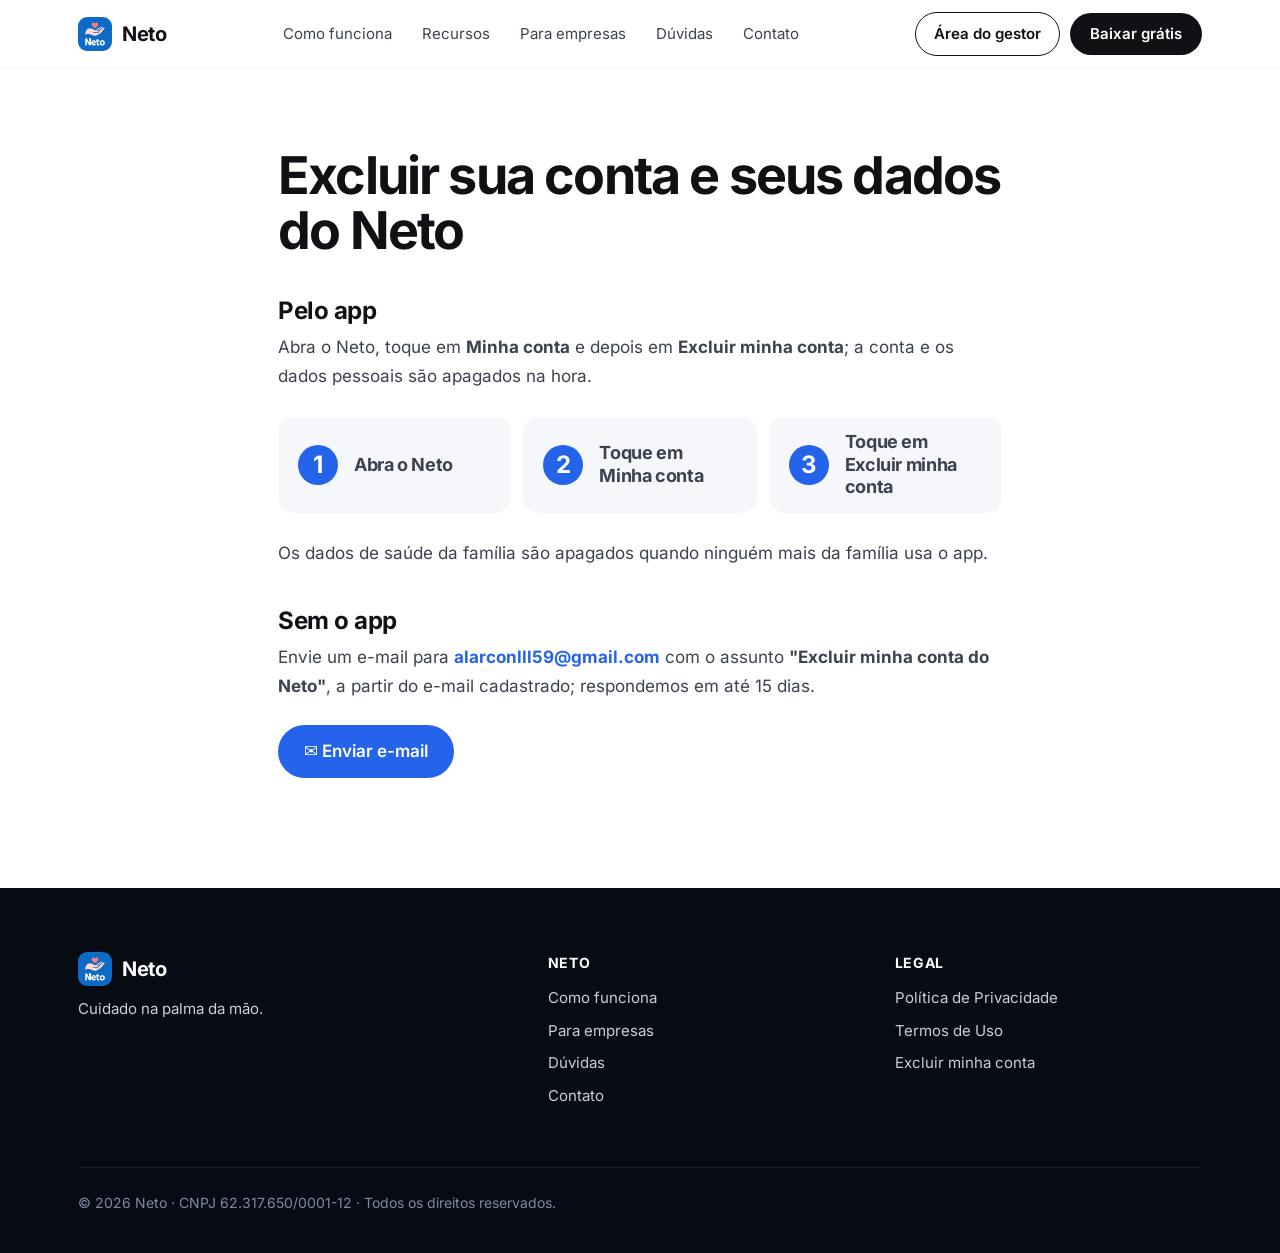
<file: excluir-conta/index.html>
<!doctype html><html lang="pt-BR"><head><meta charset="utf-8"><meta name="viewport" content="width=device-width,initial-scale=1">
<title>Excluir sua conta e seus dados do Neto — Neto</title><meta name="description" content="Como excluir sua conta do Neto e todos os seus dados, pelo app ou por e-mail."><meta property="og:title" content="Excluir sua conta e seus dados do Neto — Neto"><meta property="og:description" content="Como excluir sua conta do Neto e todos os seus dados, pelo app ou por e-mail."><meta property="og:type" content="website">
<link rel="icon" href="../assets/logo.png"><link rel="canonical" href="https://netoapp.com.br/excluir-conta/"><link rel="stylesheet" href="../assets/neto.css"></head><body>
<header><div class="wrap">
  <a class="logo" href="../" aria-label="Neto, página inicial"><img src="../assets/logo.png" alt="">Neto</a>
  <nav class="top" aria-label="Menu principal">
    <a href="../#como-funciona">Como funciona</a>
    <a href="../#recursos">Recursos</a>
    <a href="../#empresas">Para empresas</a>
    <a href="../#duvidas">Dúvidas</a>
    <a href="../#contato">Contato</a>
  </nav>
  <span class="hacts"><a class="hlogin" href="../parceiros/">Área do gestor</a><a class="hcta" href="../#baixar">Baixar grátis</a></span>
  <button class="menu" aria-label="Abrir menu" onclick="document.querySelector('nav.top').classList.toggle('open')">☰</button>
</div></header>
<main><article class="legal"><h1>Excluir sua conta e seus dados do Neto</h1><h2>Pelo app</h2>
<p>Abra o Neto, toque em <b>Minha conta</b> e depois em <b>Excluir minha conta</b>; a conta e os dados pessoais são apagados na hora.</p>
<ol class="steps" style="margin-top:26px"><li><span class="n" style="font-size:24px">1</span><div><h3 style="font-family:Inter,sans-serif;font-size:21px;margin-top:18px">Abra o Neto</h3></div></li><li><span class="n" style="font-size:24px">2</span><div><h3 style="font-family:Inter,sans-serif;font-size:21px;margin-top:18px">Toque em Minha conta</h3></div></li><li><span class="n" style="font-size:24px">3</span><div><h3 style="font-family:Inter,sans-serif;font-size:21px;margin-top:18px">Toque em Excluir minha conta</h3></div></li></ol>
<p style="margin-top:26px">Os dados de saúde da família são apagados quando ninguém mais da família usa o app.</p><h2>Sem o app</h2>
<p>Envie um e-mail para <a href="mailto:alarconlll59@gmail.com"><b>alarconlll59@gmail.com</b></a> com o assunto <b>"Excluir minha conta do Neto"</b>, a partir do e-mail cadastrado; respondemos em até 15 dias.</p>
<a class="btn btn-gold mt" href="mailto:alarconlll59@gmail.com?subject=Excluir%20minha%20conta%20do%20Neto">✉️ Enviar e-mail</a></article></main>
<footer><div class="wrap">
  <div><a class="logo" href="../"><img src="../assets/logo.png" alt="">Neto</a><p>Cuidado na palma da mão.</p></div>
  <div><h5>NETO</h5><ul><li><a href="../#como-funciona">Como funciona</a></li><li><a href="../#empresas">Para empresas</a></li><li><a href="../#duvidas">Dúvidas</a></li><li><a href="../#contato">Contato</a></li></ul></div>
  <div><h5>LEGAL</h5><ul><li><a href="../privacidade/">Política de Privacidade</a></li><li><a href="../termos/">Termos de Uso</a></li><li><a href="../excluir-conta/">Excluir minha conta</a></li></ul></div>
  <div class="copy">© 2026 Neto · CNPJ 62.317.650/0001-12 · Todos os direitos reservados.</div>
</div></footer>
<script>document.querySelectorAll('nav.top a').forEach(a=>a.addEventListener('click',()=>document.querySelector('nav.top').classList.remove('open')));</script>
</body></html>
</file>
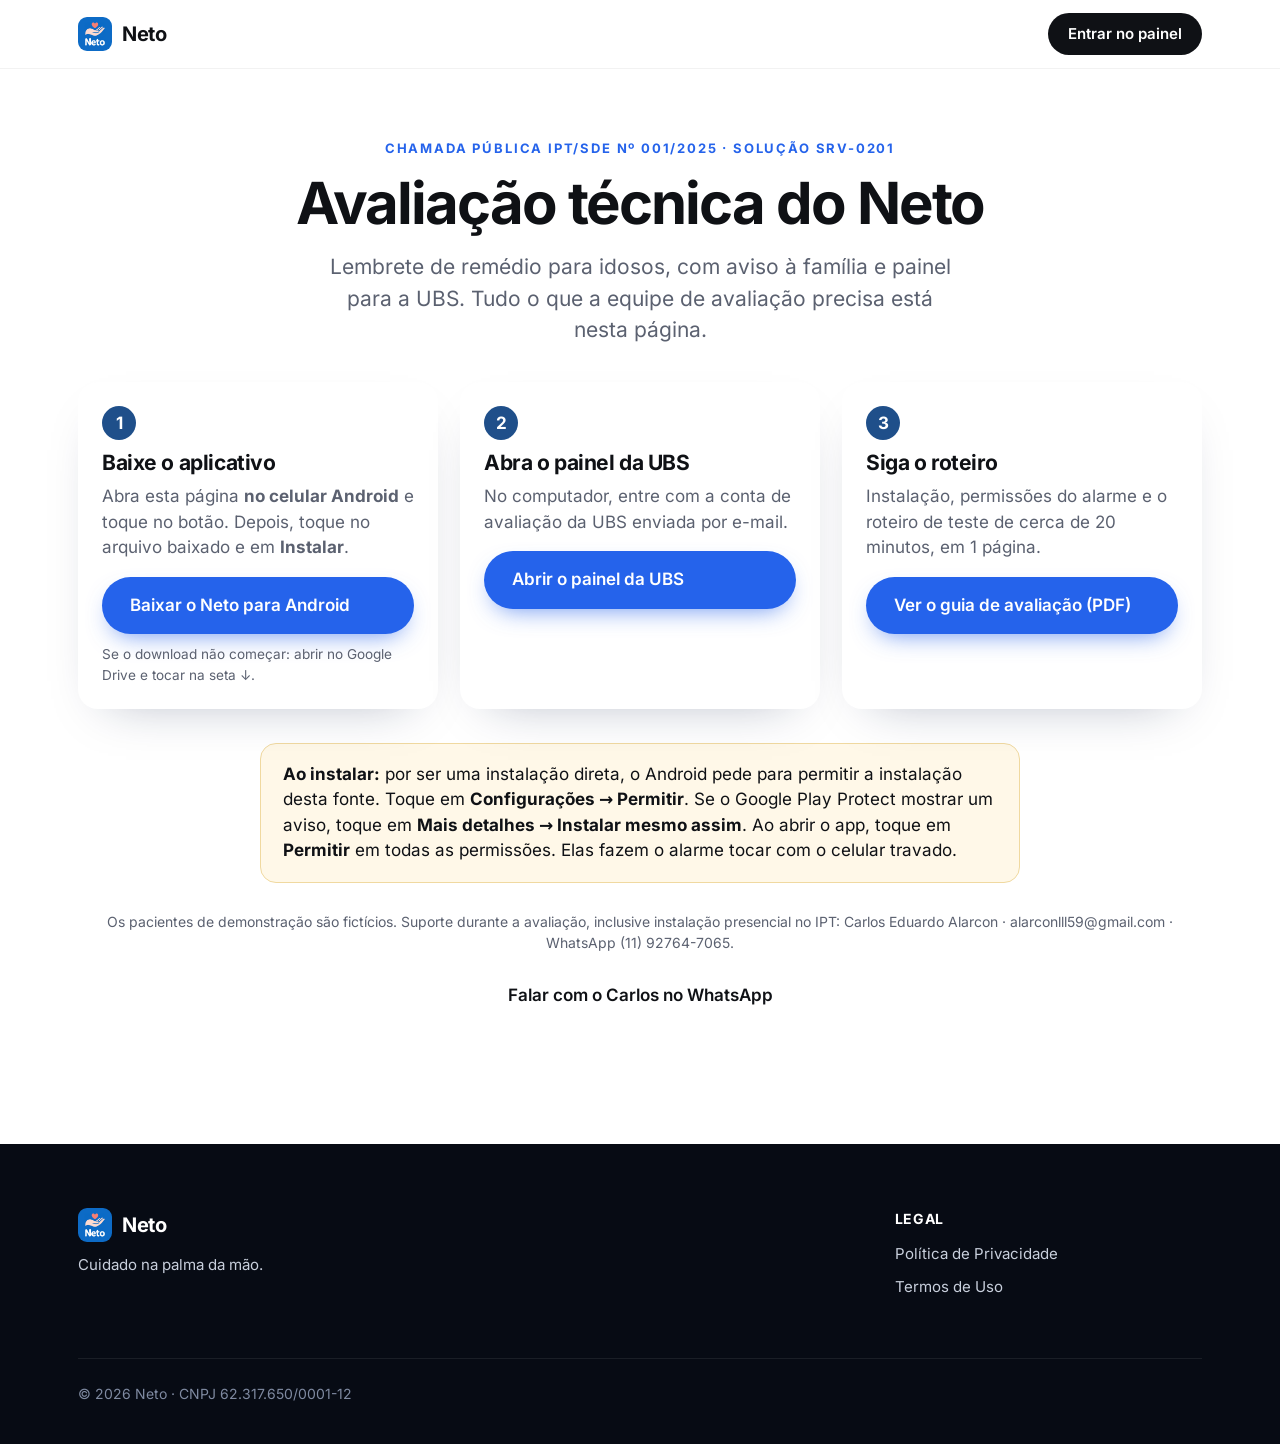
<file: ipt/index.html>
<!doctype html>
<html lang="pt-BR"><head><meta charset="utf-8"><meta name="viewport" content="width=device-width,initial-scale=1">
<title>Neto — Avaliação IPT (SRV-0201)</title><meta name="robots" content="noindex">
<link rel="icon" href="../assets/logo.png"><link rel="stylesheet" href="../assets/neto.css">
<style>.passos{display:grid;grid-template-columns:repeat(3,1fr);gap:22px;margin-top:36px;text-align:left}.passo{background:#fff;border-radius:20px;padding:24px;box-shadow:0 20px 50px -30px rgba(15,30,70,.35)}.passo b.n{display:inline-block;width:34px;height:34px;border-radius:50%;background:#1f4f8a;color:#fff;text-align:center;line-height:34px;margin-bottom:10px}.passo p{color:var(--muted);margin:8px 0 16px}.passo .btn{width:100%;text-align:center;box-sizing:border-box}.aviso{max-width:760px;margin:34px auto 0;text-align:left;background:#fff8e8;border:1px solid #f0d9a0;border-radius:16px;padding:18px 22px}@media(max-width:900px){.passos{grid-template-columns:1fr}}</style></head><body>
<header><div class="wrap"><a class="logo" href="../"><img src="../assets/logo.png" alt="">Neto</a><a class="hcta" href="../parceiros/">Entrar no painel</a></div></header>
<main><section style="padding-top:70px"><div class="wrap center">
<div class="k">Chamada Pública IPT/SDE nº 001/2025 · Solução SRV-0201</div>
<h2>Avaliação técnica do Neto</h2>
<p class="lead">Lembrete de remédio para idosos, com aviso à família e painel para a UBS. Tudo o que a equipe de avaliação precisa está nesta página.</p>
<div class="passos">
<div class="passo"><b class="n">1</b><h3>Baixe o aplicativo</h3><p>Abra esta página <b>no celular Android</b> e toque no botão. Depois, toque no arquivo baixado e em <b>Instalar</b>.</p><a class="btn btn-p" href="https://drive.usercontent.google.com/download?id=1XqUVs4bq90D5AGrZqR9ZWevt1X1_FzhR&amp;export=download&amp;confirm=t">Baixar o Neto para Android</a><p style="margin:10px 0 0;font-size:.85rem">Se o download não começar: <a href="https://drive.google.com/file/d/1XqUVs4bq90D5AGrZqR9ZWevt1X1_FzhR/view">abrir no Google Drive</a> e tocar na seta ↓.</p></div>
<div class="passo"><b class="n">2</b><h3>Abra o painel da UBS</h3><p>No computador, entre com a conta de avaliação da UBS enviada por e-mail.</p><a class="btn btn-p" href="../parceiros/">Abrir o painel da UBS</a></div>
<div class="passo"><b class="n">3</b><h3>Siga o roteiro</h3><p>Instalação, permissões do alarme e o roteiro de teste de cerca de 20 minutos, em 1 página.</p><a class="btn btn-p" href="guia.pdf" target="_blank" rel="noopener">Ver o guia de avaliação (PDF)</a></div>
</div>
<div class="aviso"><b>Ao instalar:</b> por ser uma instalação direta, o Android pede para permitir a instalação desta fonte. Toque em <b>Configurações → Permitir</b>. Se o Google Play Protect mostrar um aviso, toque em <b>Mais detalhes → Instalar mesmo assim</b>. Ao abrir o app, toque em <b>Permitir</b> em todas as permissões. Elas fazem o alarme tocar com o celular travado.</div>
<p class="small" style="margin-top:28px">Os pacientes de demonstração são fictícios. Suporte durante a avaliação, inclusive instalação presencial no IPT: Carlos Eduardo Alarcon · alarconlll59@gmail.com · WhatsApp (11) 92764-7065.</p>
<a class="btn" style="margin-top:14px" href="https://wa.me/5511927647065?text=Ol%C3%A1%2C%20Carlos%2C%20sou%20da%20avalia%C3%A7%C3%A3o%20do%20IPT%20(SRV-0201)">Falar com o Carlos no WhatsApp</a>
</div></section></main>
<footer><div class="wrap"><div><a class="logo" href="../"><img src="../assets/logo.png" alt="">Neto</a><p>Cuidado na palma da mão.</p></div><div></div><div><h5>LEGAL</h5><ul><li><a href="../privacidade/">Política de Privacidade</a></li><li><a href="../termos/">Termos de Uso</a></li></ul></div><div class="copy">© 2026 Neto · CNPJ 62.317.650/0001-12</div></div></footer>
</body></html>
</file>
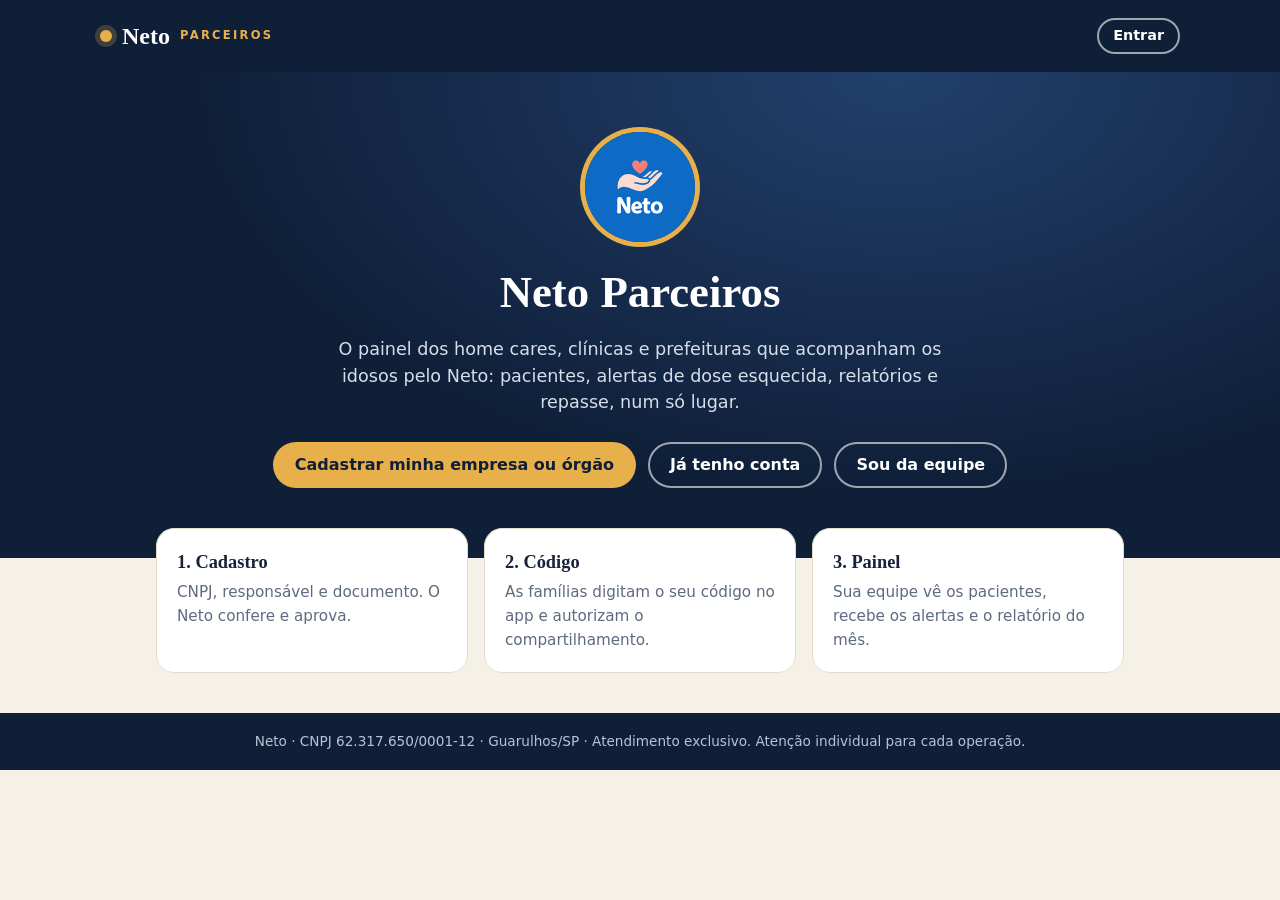
<file: parceiros/index.html>
<!doctype html>
<html lang="pt-BR">
<head>
<meta charset="utf-8">
<meta name="viewport" content="width=device-width, initial-scale=1">
<meta http-equiv="Content-Security-Policy" content="default-src 'none'; script-src 'self'; style-src 'self' 'unsafe-inline' https://fonts.googleapis.com; font-src https://fonts.gstatic.com; img-src 'self' data: blob:; connect-src https://unesfkmxactooxaemkvo.supabase.co; base-uri 'none'; form-action 'none'; manifest-src 'self'">
<meta name="referrer" content="no-referrer">
<meta name="robots" content="noindex">
<title>Neto Parceiros</title>
<link rel="icon" href="logo.png">
<link rel="preconnect" href="https://fonts.googleapis.com">
<link rel="stylesheet" href="https://fonts.googleapis.com/css2?family=Fraunces:opsz,wght@9..144,600;9..144,700&family=Inter:wght@400;500;600;700;800&display=swap">
<link rel="stylesheet" href="style.css">
</head>
<body>
<div id="app"><div class="carregando">Carregando…</div></div>
<div id="aviso" role="status" aria-live="polite"></div>
<script src="app.js"></script>
</body>
</html>
</file>
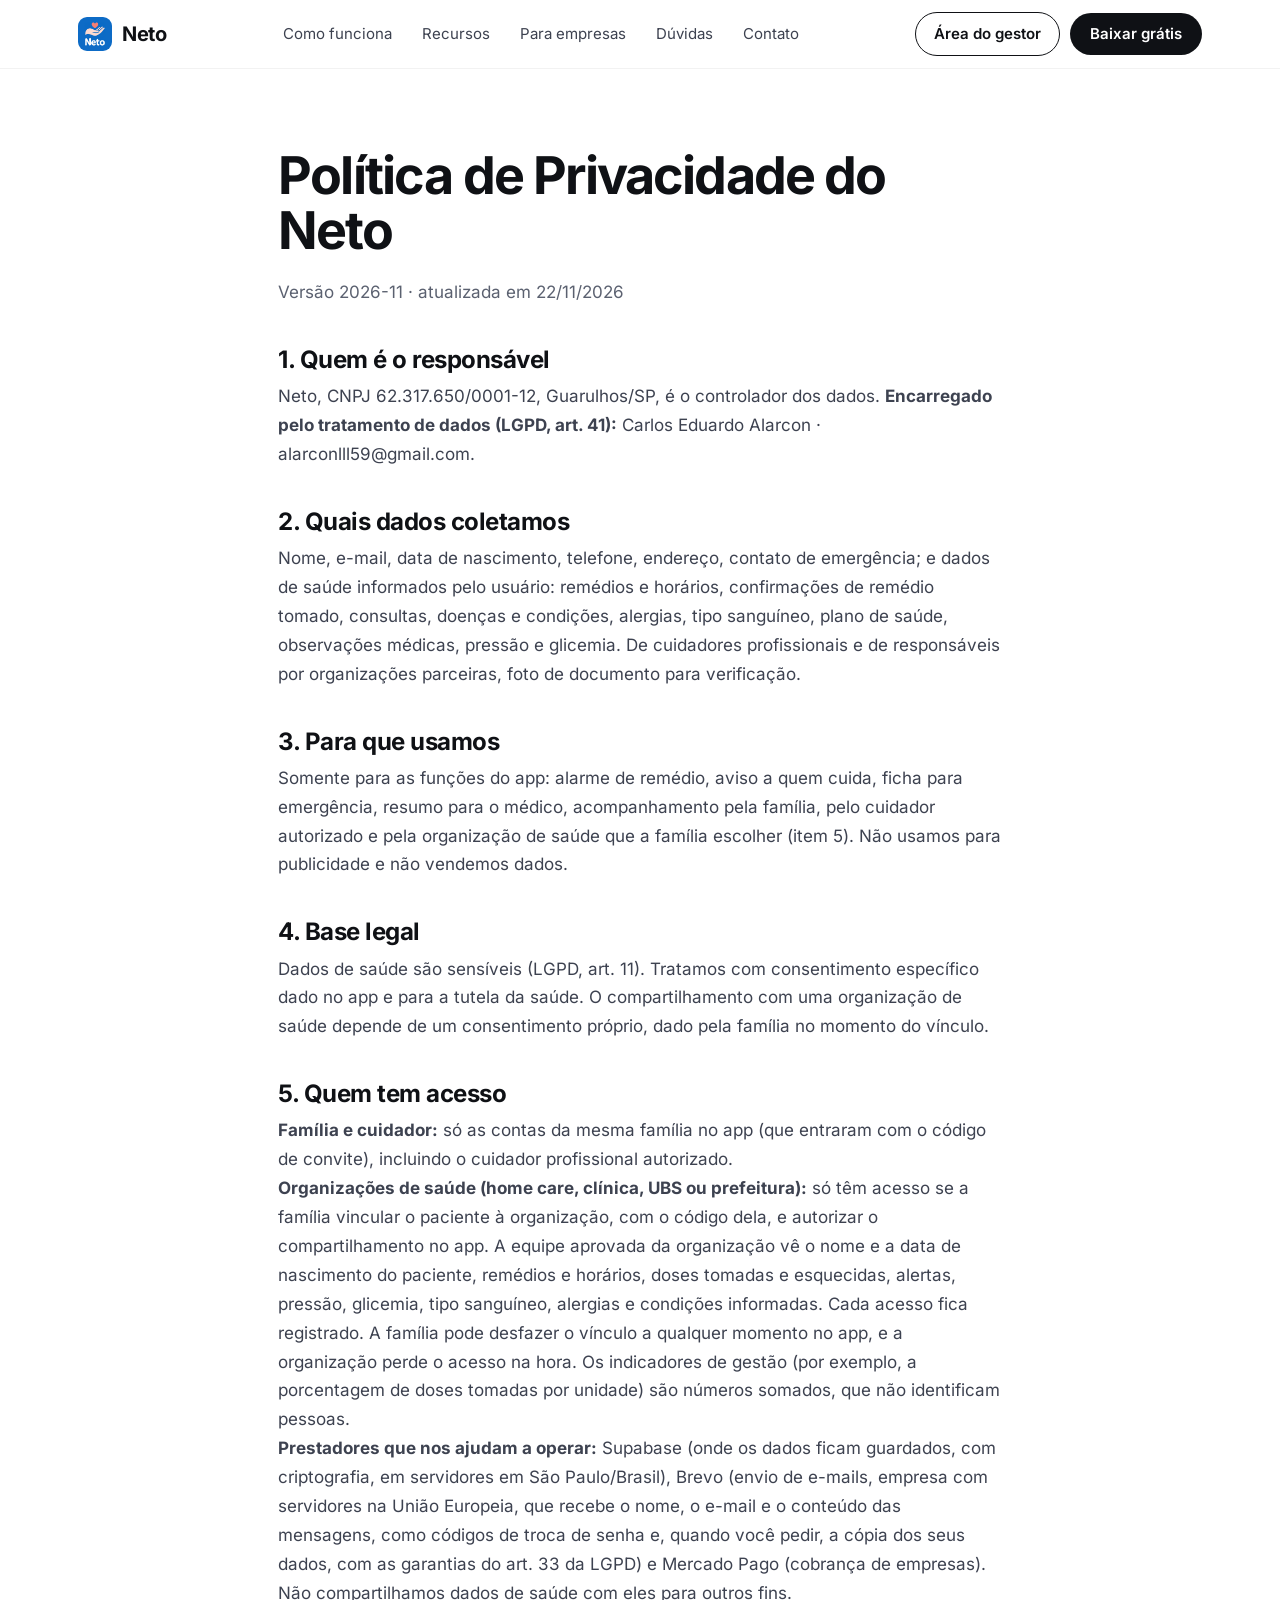
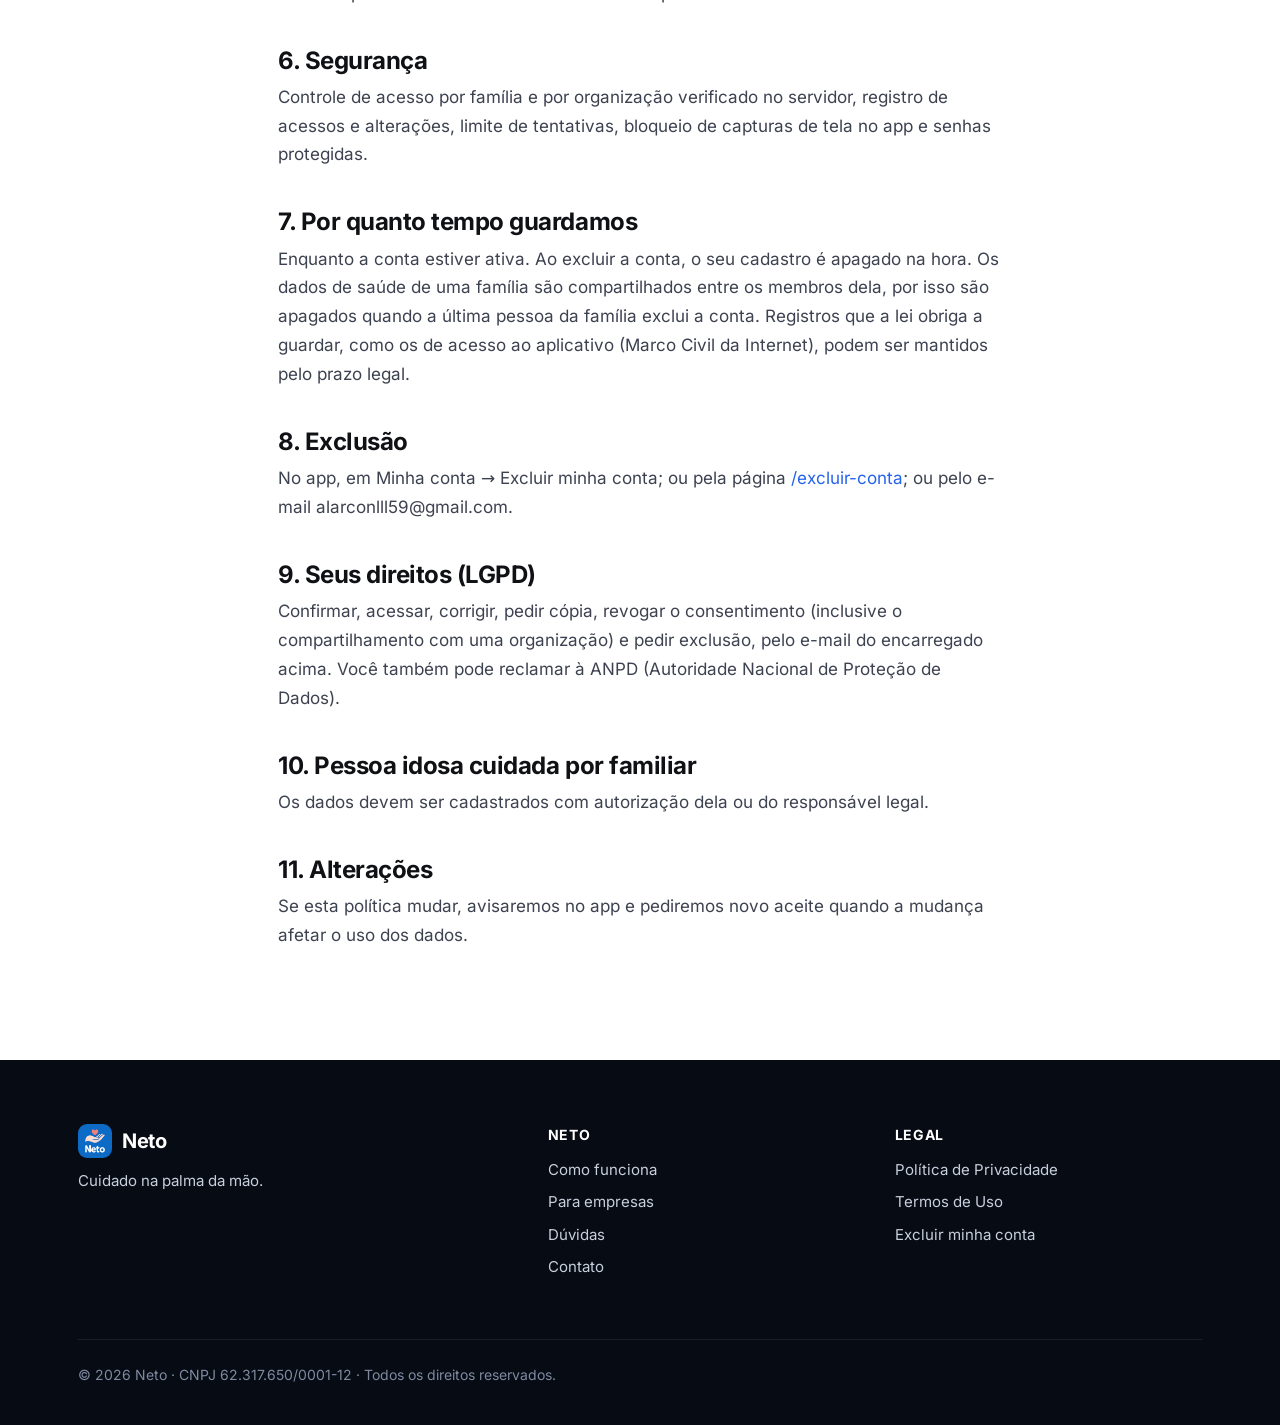
<file: privacidade/index.html>
<!doctype html><html lang="pt-BR"><head><meta charset="utf-8"><meta name="viewport" content="width=device-width,initial-scale=1">
<title>Política de Privacidade do Neto — Neto</title><meta name="description" content="Quais dados o Neto coleta, para que usamos, quem tem acesso e como excluir tudo, conforme a LGPD."><meta property="og:title" content="Política de Privacidade do Neto — Neto"><meta property="og:description" content="Quais dados o Neto coleta, para que usamos, quem tem acesso e como excluir tudo, conforme a LGPD."><meta property="og:type" content="website">
<link rel="icon" href="../assets/logo.png"><link rel="canonical" href="https://netoapp.com.br/privacidade/"><link rel="stylesheet" href="../assets/neto.css"></head><body>
<header><div class="wrap">
  <a class="logo" href="../" aria-label="Neto, página inicial"><img src="../assets/logo.png" alt="">Neto</a>
  <nav class="top" aria-label="Menu principal">
    <a href="../#como-funciona">Como funciona</a>
    <a href="../#recursos">Recursos</a>
    <a href="../#empresas">Para empresas</a>
    <a href="../#duvidas">Dúvidas</a>
    <a href="../#contato">Contato</a>
  </nav>
  <span class="hacts"><a class="hlogin" href="../parceiros/">Área do gestor</a><a class="hcta" href="../#baixar">Baixar grátis</a></span>
  <button class="menu" aria-label="Abrir menu" onclick="document.querySelector('nav.top').classList.toggle('open')">☰</button>
</div></header>
<main><article class="legal"><h1>Política de Privacidade do Neto</h1><p style="color:var(--muted)">Versão 2026-11 · atualizada em 22/11/2026</p>
<h2>1. Quem é o responsável</h2><p>Neto, CNPJ 62.317.650/0001-12, Guarulhos/SP, é o controlador dos dados. <b>Encarregado pelo tratamento de dados (LGPD, art. 41):</b> Carlos Eduardo Alarcon · alarconlll59@gmail.com.</p>
<h2>2. Quais dados coletamos</h2><p>Nome, e-mail, data de nascimento, telefone, endereço, contato de emergência; e dados de saúde informados pelo usuário: remédios e horários, confirmações de remédio tomado, consultas, doenças e condições, alergias, tipo sanguíneo, plano de saúde, observações médicas, pressão e glicemia. De cuidadores profissionais e de responsáveis por organizações parceiras, foto de documento para verificação.</p>
<h2>3. Para que usamos</h2><p>Somente para as funções do app: alarme de remédio, aviso a quem cuida, ficha para emergência, resumo para o médico, acompanhamento pela família, pelo cuidador autorizado e pela organização de saúde que a família escolher (item 5). Não usamos para publicidade e não vendemos dados.</p>
<h2>4. Base legal</h2><p>Dados de saúde são sensíveis (LGPD, art. 11). Tratamos com consentimento específico dado no app e para a tutela da saúde. O compartilhamento com uma organização de saúde depende de um consentimento próprio, dado pela família no momento do vínculo.</p>
<h2>5. Quem tem acesso</h2><p><b>Família e cuidador:</b> só as contas da mesma família no app (que entraram com o código de convite), incluindo o cuidador profissional autorizado.</p>
<p><b>Organizações de saúde (home care, clínica, UBS ou prefeitura):</b> só têm acesso se a família vincular o paciente à organização, com o código dela, e autorizar o compartilhamento no app. A equipe aprovada da organização vê o nome e a data de nascimento do paciente, remédios e horários, doses tomadas e esquecidas, alertas, pressão, glicemia, tipo sanguíneo, alergias e condições informadas. Cada acesso fica registrado. A família pode desfazer o vínculo a qualquer momento no app, e a organização perde o acesso na hora. Os indicadores de gestão (por exemplo, a porcentagem de doses tomadas por unidade) são números somados, que não identificam pessoas.</p>
<p><b>Prestadores que nos ajudam a operar:</b> Supabase (onde os dados ficam guardados, com criptografia, em servidores em São Paulo/Brasil), Brevo (envio de e-mails, empresa com servidores na União Europeia, que recebe o nome, o e-mail e o conteúdo das mensagens, como códigos de troca de senha e, quando você pedir, a cópia dos seus dados, com as garantias do art. 33 da LGPD) e Mercado Pago (cobrança de empresas). Não compartilhamos dados de saúde com eles para outros fins.</p>
<h2>6. Segurança</h2><p>Controle de acesso por família e por organização verificado no servidor, registro de acessos e alterações, limite de tentativas, bloqueio de capturas de tela no app e senhas protegidas.</p>
<h2>7. Por quanto tempo guardamos</h2><p>Enquanto a conta estiver ativa. Ao excluir a conta, o seu cadastro é apagado na hora. Os dados de saúde de uma família são compartilhados entre os membros dela, por isso são apagados quando a última pessoa da família exclui a conta. Registros que a lei obriga a guardar, como os de acesso ao aplicativo (Marco Civil da Internet), podem ser mantidos pelo prazo legal.</p>
<h2>8. Exclusão</h2><p>No app, em Minha conta → Excluir minha conta; ou pela página <a href="../excluir-conta/">/excluir-conta</a>; ou pelo e-mail alarconlll59@gmail.com.</p>
<h2>9. Seus direitos (LGPD)</h2><p>Confirmar, acessar, corrigir, pedir cópia, revogar o consentimento (inclusive o compartilhamento com uma organização) e pedir exclusão, pelo e-mail do encarregado acima. Você também pode reclamar à ANPD (Autoridade Nacional de Proteção de Dados).</p>
<h2>10. Pessoa idosa cuidada por familiar</h2><p>Os dados devem ser cadastrados com autorização dela ou do responsável legal.</p>
<h2>11. Alterações</h2><p>Se esta política mudar, avisaremos no app e pediremos novo aceite quando a mudança afetar o uso dos dados.</p>
</article></main>
<footer><div class="wrap">
  <div><a class="logo" href="../"><img src="../assets/logo.png" alt="">Neto</a><p>Cuidado na palma da mão.</p></div>
  <div><h5>NETO</h5><ul><li><a href="../#como-funciona">Como funciona</a></li><li><a href="../#empresas">Para empresas</a></li><li><a href="../#duvidas">Dúvidas</a></li><li><a href="../#contato">Contato</a></li></ul></div>
  <div><h5>LEGAL</h5><ul><li><a href="../privacidade/">Política de Privacidade</a></li><li><a href="../termos/">Termos de Uso</a></li><li><a href="../excluir-conta/">Excluir minha conta</a></li></ul></div>
  <div class="copy">© 2026 Neto · CNPJ 62.317.650/0001-12 · Todos os direitos reservados.</div>
</div></footer>
<script>document.querySelectorAll('nav.top a').forEach(a=>a.addEventListener('click',()=>document.querySelector('nav.top').classList.remove('open')));</script>
</body></html>
</file>
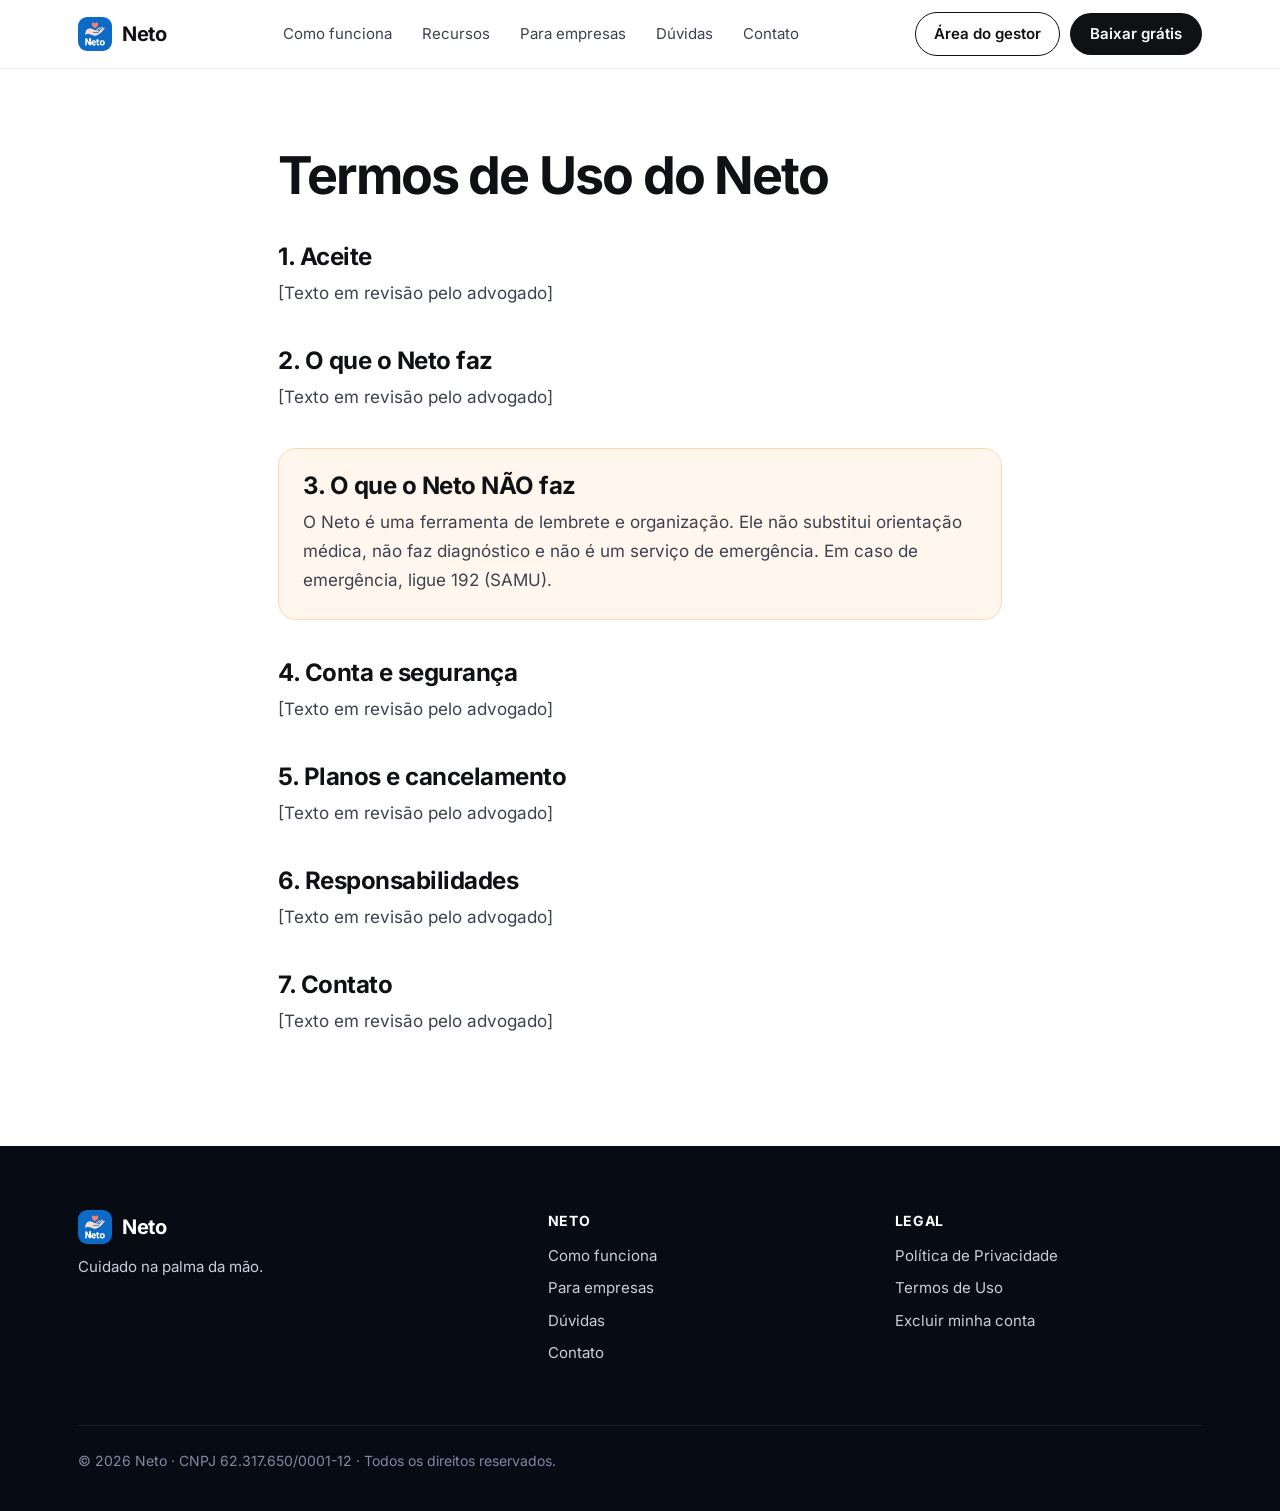
<file: termos/index.html>
<!doctype html><html lang="pt-BR"><head><meta charset="utf-8"><meta name="viewport" content="width=device-width,initial-scale=1">
<title>Termos de Uso do Neto — Neto</title><meta name="description" content="Regras de uso do app Neto, lembrete de remédios para idosos. O Neto não substitui orientação médica nem serviço de emergência."><meta property="og:title" content="Termos de Uso do Neto — Neto"><meta property="og:description" content="Regras de uso do app Neto, lembrete de remédios para idosos. O Neto não substitui orientação médica nem serviço de emergência."><meta property="og:type" content="website">
<link rel="icon" href="../assets/logo.png"><link rel="canonical" href="https://netoapp.com.br/termos/"><link rel="stylesheet" href="../assets/neto.css"></head><body>
<header><div class="wrap">
  <a class="logo" href="../" aria-label="Neto, página inicial"><img src="../assets/logo.png" alt="">Neto</a>
  <nav class="top" aria-label="Menu principal">
    <a href="../#como-funciona">Como funciona</a>
    <a href="../#recursos">Recursos</a>
    <a href="../#empresas">Para empresas</a>
    <a href="../#duvidas">Dúvidas</a>
    <a href="../#contato">Contato</a>
  </nav>
  <span class="hacts"><a class="hlogin" href="../parceiros/">Área do gestor</a><a class="hcta" href="../#baixar">Baixar grátis</a></span>
  <button class="menu" aria-label="Abrir menu" onclick="document.querySelector('nav.top').classList.toggle('open')">☰</button>
</div></header>
<main><article class="legal"><h1>Termos de Uso do Neto</h1><h2>1. Aceite</h2><p>[Texto em revisão pelo advogado]</p><h2>2. O que o Neto faz</h2><p>[Texto em revisão pelo advogado]</p><div class="note" style="margin-top:36px"><h2 style="margin-top:0">3. O que o Neto NÃO faz</h2><p>O Neto é uma ferramenta de lembrete e organização. Ele não substitui orientação médica, não faz diagnóstico e não é um serviço de emergência. Em caso de emergência, ligue 192 (SAMU).</p></div><h2>4. Conta e segurança</h2><p>[Texto em revisão pelo advogado]</p><h2>5. Planos e cancelamento</h2><p>[Texto em revisão pelo advogado]</p><h2>6. Responsabilidades</h2><p>[Texto em revisão pelo advogado]</p><h2>7. Contato</h2><p>[Texto em revisão pelo advogado]</p></article></main>
<footer><div class="wrap">
  <div><a class="logo" href="../"><img src="../assets/logo.png" alt="">Neto</a><p>Cuidado na palma da mão.</p></div>
  <div><h5>NETO</h5><ul><li><a href="../#como-funciona">Como funciona</a></li><li><a href="../#empresas">Para empresas</a></li><li><a href="../#duvidas">Dúvidas</a></li><li><a href="../#contato">Contato</a></li></ul></div>
  <div><h5>LEGAL</h5><ul><li><a href="../privacidade/">Política de Privacidade</a></li><li><a href="../termos/">Termos de Uso</a></li><li><a href="../excluir-conta/">Excluir minha conta</a></li></ul></div>
  <div class="copy">© 2026 Neto · CNPJ 62.317.650/0001-12 · Todos os direitos reservados.</div>
</div></footer>
<script>document.querySelectorAll('nav.top a').forEach(a=>a.addEventListener('click',()=>document.querySelector('nav.top').classList.remove('open')));</script>
</body></html>
</file>
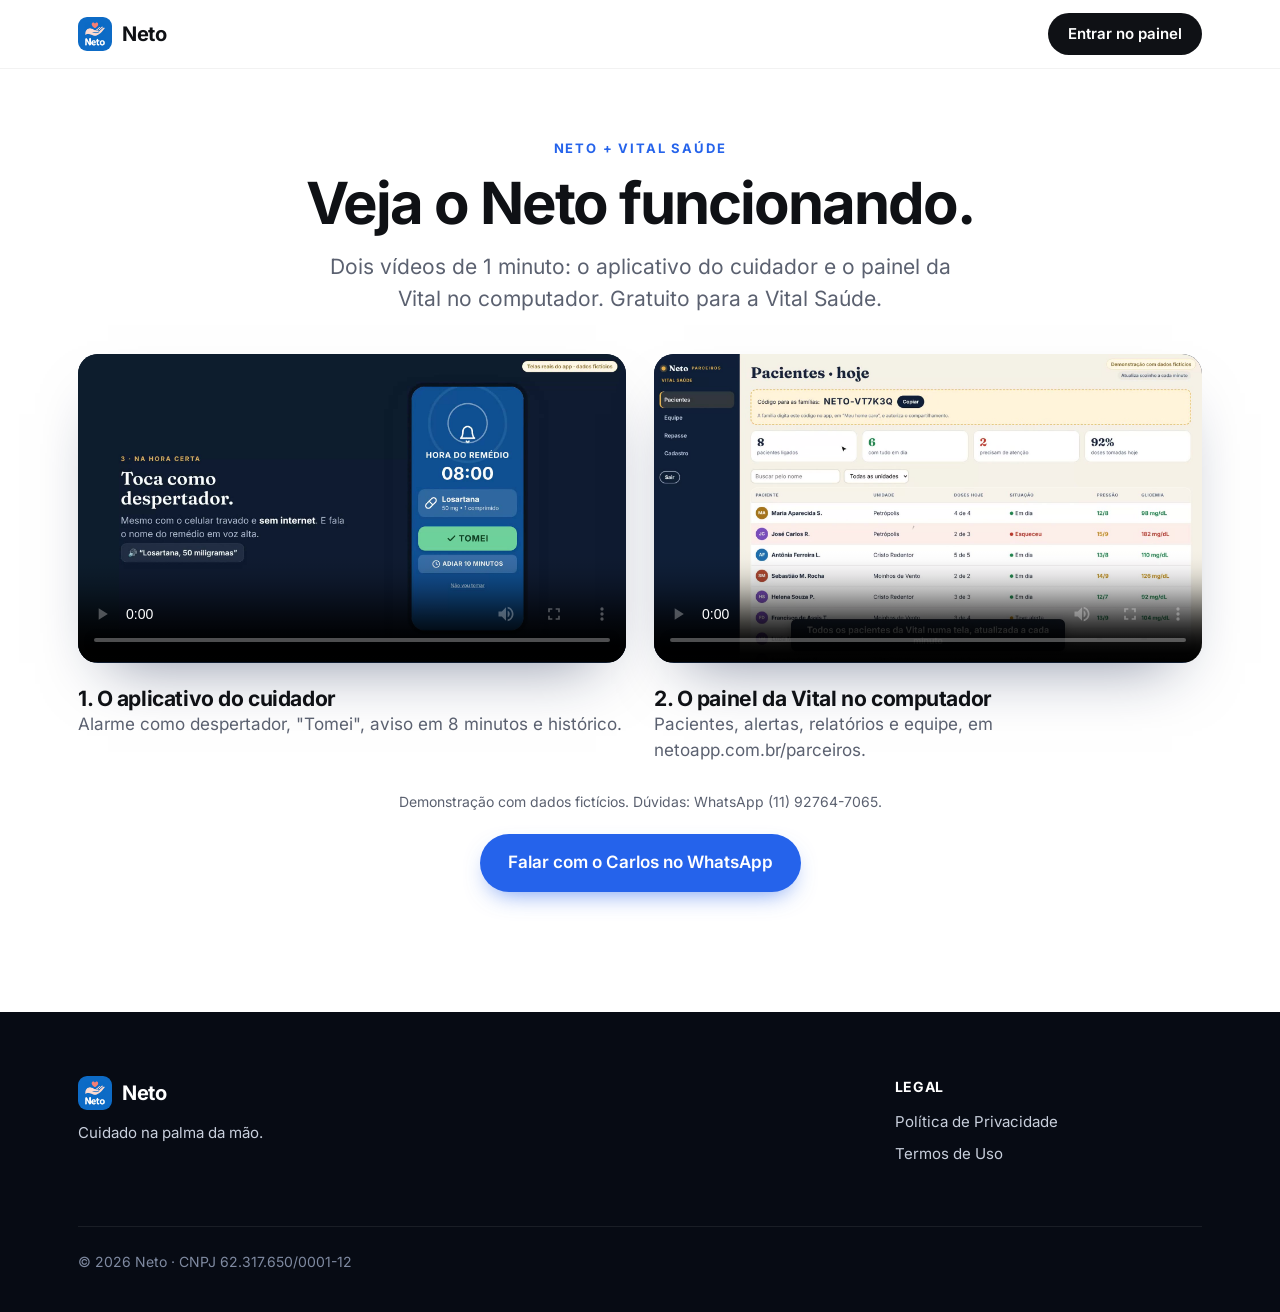
<file: vital/index.html>
<!doctype html>
<html lang="pt-BR"><head><meta charset="utf-8"><meta name="viewport" content="width=device-width,initial-scale=1">
<title>Neto + Vital Saúde — veja funcionando</title><meta name="robots" content="noindex">
<link rel="icon" href="../assets/logo.png"><link rel="stylesheet" href="../assets/neto.css">
<style>.vv{display:grid;grid-template-columns:1fr 1fr;gap:28px;margin-top:40px}.vv video{width:100%;border-radius:20px;box-shadow:0 30px 60px -30px rgba(15,30,70,.5);background:#0f1c30}.vv h3{margin-top:16px}.vv p{color:var(--muted)}@media(max-width:900px){.vv{grid-template-columns:1fr}}</style></head><body>
<header><div class="wrap"><a class="logo" href="../"><img src="../assets/logo.png" alt="">Neto</a><a class="hcta" href="../parceiros/">Entrar no painel</a></div></header>
<main><section style="padding-top:70px"><div class="wrap center">
<div class="k">Neto + Vital Saúde</div><h2>Veja o Neto funcionando.</h2>
<p class="lead">Dois vídeos de 1 minuto: o aplicativo do cuidador e o painel da Vital no computador. Gratuito para a Vital Saúde.</p>
<div class="vv" style="text-align:left">
<div id="app"><video controls preload="metadata" playsinline poster="capa-app.jpg" src="aplicativo.mp4"></video><h3>1. O aplicativo do cuidador</h3><p>Alarme como despertador, "Tomei", aviso em 8 minutos e histórico.</p></div>
<div id="painel"><video controls preload="metadata" playsinline poster="capa-painel.jpg" src="painel.mp4"></video><h3>2. O painel da Vital no computador</h3><p>Pacientes, alertas, relatórios e equipe, em netoapp.com.br/parceiros.</p></div>
</div>
<p class="small" style="margin-top:28px">Demonstração com dados fictícios. Dúvidas: WhatsApp (11) 92764-7065.</p>
<a class="btn btn-p" style="margin-top:22px" href="https://wa.me/5511927647065?text=Ol%C3%A1%2C%20Carlos%2C%20vi%20os%20v%C3%ADdeos%20do%20Neto">Falar com o Carlos no WhatsApp</a>
</div></section></main>
<footer><div class="wrap"><div><a class="logo" href="../"><img src="../assets/logo.png" alt="">Neto</a><p>Cuidado na palma da mão.</p></div><div></div><div><h5>LEGAL</h5><ul><li><a href="../privacidade/">Política de Privacidade</a></li><li><a href="../termos/">Termos de Uso</a></li></ul></div><div class="copy">© 2026 Neto · CNPJ 62.317.650/0001-12</div></div></footer>
</body></html>
</file>
<file: assets/neto.css>
@font-face{font-family:Inter;src:url(inter-latin-400-normal.woff2) format("woff2");font-weight:400;font-display:swap}
@font-face{font-family:Inter;src:url(inter-latin-600-normal.woff2) format("woff2");font-weight:600;font-display:swap}
@font-face{font-family:Inter;src:url(inter-latin-700-normal.woff2) format("woff2");font-weight:700;font-display:swap}
:root{--ink:#0f1115;--muted:#5b6170;--line:#e8eaf0;--blue:#2563eb;--blue-d:#1e40af;--soft:#f5f7fb;--gold:#e2b25a;--green:#22c55e;--dark:#070b14;--dmuted:#9aa4b8}
*{box-sizing:border-box;margin:0;padding:0}
html{scroll-behavior:smooth}
body{font-family:Inter,system-ui,sans-serif;color:var(--ink);background:#fff;-webkit-font-smoothing:antialiased;line-height:1.5;font-size:17px}
a{color:inherit;text-decoration:none}
img{max-width:100%;height:auto;display:block}
.wrap{max-width:1180px;margin:0 auto;padding:0 28px}
section{padding:120px 0}
.eyb{color:var(--blue);font-weight:600;font-size:16px;letter-spacing:.01em}
.k{font-weight:700;letter-spacing:.14em;font-size:13px;text-transform:uppercase;color:var(--blue)}
h1,h2,h3{letter-spacing:-.035em;line-height:1.05;font-weight:700}
h2{font-size:clamp(36px,5vw,58px);margin:14px 0 18px}
h3{font-size:21px;letter-spacing:-.02em;line-height:1.25}
.lead{font-size:clamp(18px,2vw,21px);color:var(--muted);max-width:640px}
.center{text-align:center}.center .lead{margin:0 auto}
.btn{display:inline-flex;align-items:center;gap:8px;font-weight:600;border-radius:999px;padding:16px 28px;font-size:17px;transition:transform .2s,box-shadow .2s,background .2s}
.btn:hover{transform:translateY(-2px)}
.btn-p{background:var(--blue);color:#fff;box-shadow:0 10px 24px -10px rgba(37,99,235,.7)}
.btn-p:hover{background:var(--blue-d)}
.btn-l{color:var(--blue);padding-left:8px;padding-right:8px}
.btn-d{background:var(--ink);color:#fff}
.btn-g{background:var(--gold);color:#13233b;border-radius:12px}
.btn-o{border:1px solid rgba(255,255,255,.22);color:#fff;border-radius:12px}
/* nav */
header{position:sticky;top:0;z-index:50;background:rgba(255,255,255,.78);backdrop-filter:saturate(180%) blur(16px);-webkit-backdrop-filter:saturate(180%) blur(16px);border-bottom:1px solid rgba(0,0,0,.05)}
header .wrap{display:flex;align-items:center;justify-content:space-between;height:68px}
.logo{display:flex;align-items:center;gap:10px;font-weight:700;font-size:20px;letter-spacing:-.02em}
.logo img{width:34px;height:34px;border-radius:9px}
nav.top{display:flex;gap:30px;font-size:15px;color:#3d4250}
nav.top a:hover{color:var(--ink)}
.hcta{background:var(--ink);color:#fff;border-radius:999px;padding:10px 20px;font-weight:600;font-size:15px}
.hacts{display:flex;align-items:center;gap:10px}.hlogin{font-weight:600;font-size:15px;padding:10px 18px;border-radius:999px;border:1.5px solid var(--ink)}.hlogin:hover{background:var(--ink);color:#fff}
.menu{display:none;background:none;border:0;font-size:24px;cursor:pointer}
/* hero */
.hero{text-align:center;padding:90px 0 0;overflow:hidden;background:radial-gradient(900px 520px at 50% 85%,#e6eeff,#fff 70%)}
.hero h1{font-size:clamp(48px,8vw,92px);letter-spacing:-.05em;line-height:.98;margin:16px auto 24px;max-width:1000px}
.hero .lead{margin:0 auto}
.hero .btns{display:flex;justify-content:center;gap:18px;flex-wrap:wrap;margin-top:34px}
.trust{display:flex;justify-content:center;gap:26px;flex-wrap:wrap;margin-top:26px;color:var(--muted);font-size:15px}
.trust span:before{content:"✓ ";color:var(--green);font-weight:700}
.stage{position:relative;height:540px;margin-top:64px;display:flex;justify-content:center}
.phone{width:300px;height:610px;border-radius:46px;background:#0b1220;padding:12px;box-shadow:0 50px 90px -30px rgba(15,30,70,.55);flex:none}
.scr{width:100%;height:100%;border-radius:36px;background:linear-gradient(180deg,#1a43a0,#143585);color:#fff;display:flex;flex-direction:column;align-items:center;padding:58px 22px 22px;position:relative;overflow:hidden}
.scr .notch{position:absolute;top:12px;width:90px;height:24px;border-radius:14px;background:#0b1220}
.scr .bell{margin-bottom:14px;animation:ring 2.4s ease-in-out infinite;transform-origin:50% 10%}
@keyframes ring{0%,60%,100%{transform:rotate(0)}65%{transform:rotate(14deg)}72%{transform:rotate(-12deg)}79%{transform:rotate(8deg)}86%{transform:rotate(-5deg)}}
.scr .t1{font-weight:700;letter-spacing:.08em;font-size:15px;opacity:.9}
.scr .hr{font-weight:700;font-size:62px;letter-spacing:-.02em;margin:4px 0 22px}
.scr .med{width:100%;background:rgba(255,255,255,.12);border-radius:16px;padding:16px;text-align:left}
.scr .med b{font-size:20px;display:block}.scr .med span{font-size:13px;opacity:.8}
.scr .ok{width:100%;margin-top:16px;background:#4ade80;color:#0b3d1f;font-weight:700;font-size:22px;border-radius:16px;padding:18px;text-align:center}
.scr .later{width:100%;margin-top:10px;background:rgba(255,255,255,.12);font-weight:600;font-size:13px;border-radius:14px;padding:13px;text-align:center;letter-spacing:.04em}
.chip{position:absolute;background:#fff;color:#13233b;border-radius:16px;padding:14px 18px;font-size:15px;box-shadow:0 24px 50px -16px rgba(15,30,70,.3);display:flex;gap:12px;align-items:center;white-space:nowrap;text-align:left;animation:float 6s ease-in-out infinite}
.chip.c2{animation-delay:-3s}
@keyframes float{50%{transform:translateY(-10px)}}
.chip .i{width:36px;height:36px;border-radius:10px;display:grid;place-items:center;color:#fff;flex:none}
.chip small{display:block;color:#6b7280;font-size:12px;margin-top:2px}
.ic{width:22px;height:22px;stroke:currentColor;fill:none;stroke-width:2;stroke-linecap:round;stroke-linejoin:round}
/* problem */
.prob{background:var(--soft)}
.cards3{display:grid;grid-template-columns:repeat(3,1fr);gap:20px;margin-top:56px}
.card{background:#fff;border:1px solid var(--line);border-radius:24px;padding:32px}
.card .ico{width:48px;height:48px;border-radius:14px;display:grid;place-items:center;margin-bottom:20px}
.card p{color:var(--muted);margin-top:8px}
/* steps */
.steps{display:grid;grid-template-columns:repeat(3,1fr);gap:20px;margin-top:56px;counter-reset:s}
.step{border-top:2px solid var(--line);padding-top:26px;position:relative}
.step:before{counter-increment:s;content:"0" counter(s);font-weight:700;color:var(--blue);font-size:15px;letter-spacing:.06em}
.step h3{margin:10px 0 8px;font-size:24px}
.step p{color:var(--muted)}
.step.on{border-color:var(--blue)}
.shots{margin-top:64px;border-radius:28px;overflow:hidden;box-shadow:0 40px 80px -40px rgba(15,30,70,.45)}
/* bento */
.bento{display:grid;grid-template-columns:repeat(4,1fr);gap:16px;margin-top:56px}
.b{background:var(--soft);border-radius:24px;padding:28px;min-height:200px;display:flex;flex-direction:column;justify-content:space-between;transition:transform .25s,box-shadow .25s}
.b:hover{transform:translateY(-4px);box-shadow:0 20px 40px -20px rgba(15,30,70,.25)}
.b .ico{width:44px;height:44px;border-radius:12px;background:#fff;display:grid;place-items:center;color:var(--blue);box-shadow:0 1px 2px rgba(0,0,0,.06)}
.b p{color:var(--muted);font-size:15px;margin-top:6px}
.b.big{grid-column:span 2;background:linear-gradient(135deg,#1d4ed8,#2563eb 60%,#3b82f6);color:#fff}
.b.big p{color:#dbe6ff}.b.big .ico{background:rgba(255,255,255,.15);color:#fff;box-shadow:none}
.b.big h3{font-size:28px}
/* who */
.who{display:grid;grid-template-columns:repeat(3,1fr);gap:20px;margin-top:56px}
.who .card{padding:36px}
.who .em{font-size:34px;margin-bottom:18px}
/* free */
.free{background:var(--soft)}
.freebox{display:grid;grid-template-columns:1.2fr 1fr;gap:40px;align-items:center;background:#fff;border:1px solid var(--line);border-radius:32px;padding:56px}
.checks{list-style:none;display:grid;gap:14px;font-size:18px}
.checks li{display:flex;gap:12px;align-items:center}
.checks li:before{content:"";width:26px;height:26px;border-radius:50%;flex:none;background:#dcfce7 url("data:image/svg+xml,%3Csvg xmlns='http://www.w3.org/2000/svg' viewBox='0 0 24 24' fill='none' stroke='%2316a34a' stroke-width='3' stroke-linecap='round' stroke-linejoin='round'%3E%3Cpath d='M20 6 9 17l-5-5'/%3E%3C/svg%3E") center/14px no-repeat}
/* business (dark) */
.biz{background:var(--dark);color:#e8ecf4;position:relative;overflow:hidden}
.biz:before{content:"";position:absolute;inset:0;background-image:linear-gradient(rgba(255,255,255,.04) 1px,transparent 1px),linear-gradient(90deg,rgba(255,255,255,.04) 1px,transparent 1px);background-size:64px 64px;-webkit-mask-image:radial-gradient(ellipse at 75% 40%,#000 15%,transparent 65%);mask-image:radial-gradient(ellipse at 75% 40%,#000 15%,transparent 65%)}
.biz .glow{position:absolute;width:760px;height:760px;right:-120px;top:-120px;background:radial-gradient(closest-side,rgba(59,130,246,.32),transparent)}
.biz .glow2{position:absolute;width:520px;height:520px;left:30%;bottom:-260px;background:radial-gradient(closest-side,rgba(226,178,90,.18),transparent)}
.biz .wrap{position:relative;display:grid;grid-template-columns:1.1fr 1fr;gap:64px;align-items:center}
.biz .k{color:var(--gold)}
.biz h2{background:linear-gradient(180deg,#fff 35%,#a9bbdc);-webkit-background-clip:text;background-clip:text;color:transparent}
.biz .lead{color:var(--dmuted)}
.biz ul{list-style:none;margin:28px 0 34px;display:grid;gap:14px;font-size:17px}
.biz li{display:flex;gap:12px}.biz li:before{content:"✓";color:#4ade80;font-weight:700}
.biz .btns{display:flex;gap:14px;flex-wrap:wrap}
.pn{border-radius:22px;background:rgba(18,26,44,.82);border:1px solid rgba(255,255,255,.1);padding:26px;box-shadow:0 50px 100px rgba(0,0,0,.55);backdrop-filter:blur(10px)}
.pn h4{font-size:13px;color:var(--dmuted);margin-bottom:16px;display:flex;justify-content:space-between;letter-spacing:.06em;font-weight:600}
.live{color:#4ade80}.live:before{content:"● ";animation:blink 1.6s infinite}
@keyframes blink{50%{opacity:.25}}
.kp{display:grid;grid-template-columns:repeat(4,1fr);gap:10px;margin-bottom:18px}
.kp div{background:rgba(255,255,255,.05);border-radius:14px;padding:14px}.kp b{font-size:28px;display:block;letter-spacing:-.02em}.kp span{font-size:12px;color:#8b95aa}
.bars{display:flex;align-items:flex-end;gap:8px;height:80px;margin:4px 0 16px;padding:0 2px}
.bars i{flex:1;background:linear-gradient(#3b82f6,#1e3a8a);border-radius:5px 5px 0 0}
.row{display:flex;justify-content:space-between;align-items:center;gap:10px;padding:13px 0;border-top:1px solid rgba(255,255,255,.07);font-size:14.5px}
.row small{color:#8b95aa}
.tag{font-size:11px;font-weight:700;border-radius:6px;padding:4px 8px;white-space:nowrap}
.t-ok{background:#14532d;color:#4ade80}.t-al{background:#7f1d1d;color:#fca5a5}.t-ag{background:#1e3a8a;color:#93c5fd}
.fict{font-size:12px;margin-top:12px;color:#5f6b82}
.stats{display:grid;grid-template-columns:repeat(3,1fr);gap:20px;margin-top:80px;padding-top:40px;border-top:1px solid rgba(255,255,255,.1);position:relative}
.stats b{font-size:44px;letter-spacing:-.04em;display:block}.stats span{color:#7f8aa1;font-size:15px}
/* security */
.sec .cards3 .card{background:var(--soft);border:0}
/* download */
.dl{padding:0 0 120px}
.dlbox{border-radius:36px;padding:80px 40px;text-align:center;background:radial-gradient(600px 300px at 50% 0%,#dbe7ff,transparent),#f5f7fb}
.dlbox .gp{display:inline-flex;align-items:center;gap:10px;background:var(--ink);color:#fff;border-radius:14px;padding:12px 22px;margin-bottom:26px;font-size:14px}
.dlbox .gp b{font-size:18px;display:block;line-height:1.1}
.dlbox .btns{display:flex;justify-content:center;gap:14px;flex-wrap:wrap;margin-top:32px}
.small{color:var(--muted);font-size:14px;margin-top:18px}
/* faq */
.faq{max-width:820px;margin:48px auto 0}
details{border-bottom:1px solid var(--line);padding:24px 0}
summary{list-style:none;cursor:pointer;font-weight:600;font-size:20px;display:flex;justify-content:space-between;gap:20px;letter-spacing:-.01em}
summary::-webkit-details-marker{display:none}
summary:after{content:"+";font-size:26px;line-height:1;color:var(--blue);transition:transform .25s}
details[open] summary:after{transform:rotate(45deg)}
details p{color:var(--muted);margin-top:12px;font-size:17px;max-width:700px}
/* contact */
.contact{background:var(--soft)}
.cgrid{display:grid;grid-template-columns:repeat(3,1fr);gap:20px;margin-top:48px}
.cgrid .card{display:flex;flex-direction:column;gap:6px}
.cgrid .card b{font-size:19px;word-break:break-word}
.cgrid .card .btn{margin-top:18px;align-self:flex-start;padding:12px 20px;font-size:15px}
/* footer */
footer{background:var(--dark);color:#c8cfdc;padding:64px 0 40px;font-size:15px}
footer .wrap{display:grid;grid-template-columns:1.4fr 1fr 1fr;gap:40px}
footer .logo{color:#fff;margin-bottom:12px}
footer h5{color:#fff;font-size:14px;margin-bottom:14px;letter-spacing:.04em}
footer ul{list-style:none;display:grid;gap:10px}
footer a:hover{color:#fff}
footer .copy{grid-column:1/-1;border-top:1px solid rgba(255,255,255,.08);padding-top:24px;margin-top:20px;color:#7f8aa1;font-size:14px}
/* reveal */
.reveal{opacity:0;transform:translateY(24px);transition:opacity .8s ease,transform .8s ease}
.reveal.vis{opacity:1;transform:none}
@media (prefers-reduced-motion:reduce){.reveal{opacity:1;transform:none}.chip,.scr .bell{animation:none}}
/* mobile */
@media (max-width:900px){
 section{padding:80px 0}
 nav.top{display:none;position:absolute;top:68px;left:0;right:0;background:#fff;flex-direction:column;gap:0;padding:8px 28px 20px;border-bottom:1px solid var(--line)}
 nav.top.open{display:flex}nav.top a{padding:12px 0;font-size:17px}
 .menu{display:block}.hcta{display:none}.hlogin{padding:8px 14px;font-size:14px}
 .cards3,.steps,.who,.cgrid,.biz .wrap,.freebox{grid-template-columns:1fr}
 .bento{grid-template-columns:1fr 1fr}.b.big{grid-column:span 2}
 .freebox{padding:32px}
 .stage{height:480px;margin-top:48px}
 .chip{display:none}
 .kp{grid-template-columns:repeat(2,1fr)}
 .stats{grid-template-columns:1fr;gap:28px;margin-top:56px}
 footer .wrap{grid-template-columns:1fr}
}
@media (max-width:520px){.b{min-height:170px;padding:20px}.b h3{font-size:17px}.wrap{padding:0 22px}.hero{padding-top:56px}}
/* legal pages */
.legal{max-width:780px;margin:0 auto;padding:80px 28px 110px}
.legal h1{font-size:clamp(36px,5vw,52px);margin-bottom:20px}
.legal h2{font-size:24px;letter-spacing:-.02em;margin:40px 0 10px}
.legal p,.legal li{color:#3d4250;font-size:17px;line-height:1.7}
.legal a{color:var(--blue)}
.legal .note{background:#fff7ed;border:1px solid #fed7aa;border-radius:18px;padding:24px}
.legal .steps{list-style:none;display:grid;gap:12px}
.legal .steps li{display:flex;gap:16px;align-items:center;background:var(--soft);border-radius:16px;padding:14px 20px}
.legal .steps .n{width:40px;height:40px;border-radius:50%;background:var(--blue);color:#fff;display:grid;place-items:center;font-weight:700;flex:none}
.legal .steps h3{margin:0!important;font-size:18px!important}
.legal .btn{display:inline-flex;margin-top:24px;background:var(--blue);color:#fff;border-radius:999px;padding:14px 26px;font-weight:600}
.mt{margin-top:24px}
</file>
<file: parceiros/style.css>
:root{--noite:#0f1f38;--noite2:#1a3156;--ouro:#e7b04a;--papel:#f6f1e7;--papel2:#ece4d4;--branco:#fff;--tinta:#16233a;--suave:#5d6a80;--linha:#e4dccd;--verde:#1f8a4c;--verm:#c0392b;--amar:#c88a12;--azul:#1f6fae;
--disp:"Fraunces","Lora",Georgia,serif;--corpo:"Inter",system-ui,-apple-system,"Segoe UI",sans-serif}
*{box-sizing:border-box}
html,body{margin:0}
html{background:var(--papel)}
[hidden]{display:none!important}
body{background:var(--papel);color:var(--tinta);font-family:var(--corpo);font-size:16px;line-height:1.5;min-height:100vh}
h1,h2,h3{font-family:var(--disp);line-height:1.15;margin:0 0 .4em}
h1{font-size:clamp(1.9rem,4vw,2.8rem)}h2{font-size:1.7rem}h3{font-size:1.2rem}
a{color:var(--azul)}
.carregando{padding:60px 20px;text-align:center;color:var(--suave)}
button,input,select{font:inherit}
.btn{display:inline-flex;align-items:center;justify-content:center;gap:8px;min-height:46px;padding:0 20px;border-radius:999px;border:2px solid transparent;background:var(--noite);color:#fff;font-weight:700;cursor:pointer;text-decoration:none}
.btn:disabled{opacity:.5;cursor:not-allowed}
.btn.ouro{background:var(--ouro);color:var(--noite)}
.btn.verde{background:var(--verde)}
.btn.linha{background:transparent;color:var(--noite);border-color:var(--noite)}
.btn.claro{background:transparent;color:#fff;border-color:rgba(255,255,255,.6)}
.btn.peq{min-height:36px;padding:0 14px;font-size:.9rem}
.btn.perigo{background:transparent;color:var(--verm);border-color:var(--verm)}
:focus-visible{outline:3px solid var(--ouro);outline-offset:2px}
/* marca */
.marca{display:inline-flex;align-items:center;gap:10px;font-family:var(--disp);font-weight:700;font-size:1.5rem;color:inherit;text-decoration:none}
.marca i{width:12px;height:12px;border-radius:50%;background:var(--ouro);box-shadow:0 0 0 5px rgba(231,176,74,.22)}
.marca small{font-family:var(--corpo);font-size:.72rem;letter-spacing:.2em;color:var(--ouro);font-weight:800}
/* telas públicas */
.pub{min-height:100vh;display:flex;flex-direction:column}
.pub-top{background:var(--noite);color:#fff;padding:18px 20px}
.pub-top .in{max-width:1080px;margin:0 auto;display:flex;justify-content:space-between;align-items:center;gap:12px}
.pub-main{flex:1;padding:36px 16px}
.caixa{max-width:560px;margin:0 auto;background:#fff;border:1px solid var(--linha);border-radius:22px;padding:28px 24px;box-shadow:0 30px 60px -40px rgba(15,31,56,.4)}
.caixa.larga{max-width:860px}
.hero{background:radial-gradient(1000px 600px at 70% 0%,#22406d,var(--noite) 70%);color:#fff;padding:60px 20px 70px;text-align:center}
.hero p{color:#d6deea;max-width:620px;margin:0 auto 26px;font-size:1.1rem}
.hero .logo{width:110px;height:110px;border-radius:50%;box-shadow:0 0 0 5px var(--ouro);margin-bottom:18px}
.hero .acoes{display:flex;flex-wrap:wrap;gap:12px;justify-content:center}
.passos3{max-width:1000px;margin:-30px auto 40px;display:grid;grid-template-columns:repeat(3,1fr);gap:16px;padding:0 16px}
.passos3 div{background:#fff;border:1px solid var(--linha);border-radius:18px;padding:20px}
.passos3 b{display:block;font-family:var(--disp);font-size:1.15rem;margin-bottom:4px}
.passos3 span{color:var(--suave);font-size:.95rem}
footer.rod{background:var(--noite);color:#b9c4d6;font-size:.85rem;padding:18px 16px;text-align:center}
/* formulário */
.campo{display:flex;flex-direction:column;gap:6px;margin-bottom:14px}
.campo label{font-weight:700;font-size:.95rem}
.campo small{color:var(--suave)}
.campo input,.campo select{height:48px;border:2px solid var(--linha);border-radius:12px;padding:0 14px;background:#fff;color:var(--tinta);width:100%}
.campo input:focus{border-color:var(--azul);outline:none}
.campo .ok{color:var(--verde);font-weight:700;font-size:.85rem}
.campo .nok{color:var(--verm);font-weight:700;font-size:.85rem}
.grade2{display:grid;grid-template-columns:1fr 1fr;gap:0 18px}
.tipos{display:flex;flex-wrap:wrap;gap:10px;margin:6px 0 18px}
.tipo{border:2px solid var(--linha);background:#fff;border-radius:14px;padding:12px 18px;font-weight:700;cursor:pointer}
.tipo[aria-pressed="true"]{border-color:var(--azul);background:#e5f0fa;color:var(--azul)}
.arquivo{border:2px dashed #b9c3d3;border-radius:12px;padding:12px 14px;background:#fff}
.arquivo input{border:0;height:auto;padding:0}
.chk{display:flex;gap:10px;align-items:flex-start;margin:10px 0 16px;font-size:.95rem}
.chk input{width:22px;height:22px;margin-top:2px;accent-color:var(--verde)}
.nota{background:#fff4e0;border:1px solid #f0d6a4;border-radius:12px;padding:12px 14px;font-size:.92rem;margin-bottom:16px}
.erro{background:#fbe3e0;color:#7d2219;border-radius:12px;padding:12px 14px;margin:10px 0;font-weight:600}
.okmsg{background:#dff5e8;color:#1f6b40;border-radius:12px;padding:12px 14px;margin:10px 0;font-weight:600}
.link{background:none;border:0;color:var(--azul);text-decoration:underline;cursor:pointer;padding:0}
/* painel */
.pn{display:grid;grid-template-columns:250px 1fr;min-height:100vh}
.lado{background:var(--noite);color:#c9d3e3;padding:24px 16px;position:sticky;top:0;height:100vh}
.lado .marca{color:#fff;margin:0 6px}
.lado .org{font-size:.78rem;color:var(--ouro);font-weight:800;letter-spacing:.06em;margin:8px 6px 22px;text-transform:uppercase;word-break:break-word}
.lado nav a{display:block;padding:12px 14px;border-radius:12px;color:#c9d3e3;text-decoration:none;font-weight:600;margin-bottom:4px}
.lado nav a[aria-current="page"]{background:rgba(231,176,74,.16);color:#fff;box-shadow:inset 4px 0 0 var(--ouro)}
.lado .sair{margin-top:24px}
.conteudo{padding:28px 32px;min-width:0}
.cartoes{display:grid;grid-template-columns:repeat(4,1fr);gap:14px;margin:14px 0 20px}
.cartao{background:#fff;border:1px solid var(--linha);border-radius:18px;padding:16px 18px}
.cartao b{display:block;font-family:var(--disp);font-size:2rem;line-height:1.1}
.cartao span{color:var(--suave);font-size:.9rem}
.bloco{background:#fff;border:1px solid var(--linha);border-radius:18px;padding:18px 20px;margin-bottom:16px}
.bloco .tt{font-size:.75rem;font-weight:800;letter-spacing:.1em;text-transform:uppercase;color:var(--suave);margin-bottom:10px}
.codigo{display:flex;flex-wrap:wrap;align-items:center;gap:12px;background:#fff3da;border:2px dashed var(--ouro);border-radius:16px;padding:14px 18px;margin-bottom:16px}
.codigo strong{font-family:var(--corpo);font-weight:800;font-size:1.6rem;letter-spacing:.06em}
.codigo small{flex-basis:100%;color:var(--suave)}
.filtros{display:flex;flex-wrap:wrap;gap:10px;margin-bottom:12px}
.filtros input,.filtros select{height:42px;border:2px solid var(--linha);border-radius:12px;padding:0 12px;background:#fff}
.tabela{width:100%;border-collapse:collapse;background:#fff;border:1px solid var(--linha);border-radius:18px;overflow:hidden}
.tabela th{font-size:.75rem;letter-spacing:.08em;text-transform:uppercase;color:var(--suave);text-align:left;background:#f7f3ea;padding:12px 14px}
.tabela td{padding:12px 14px;border-top:1px solid #efe9dd;vertical-align:middle}
.tabela tr.clicavel{cursor:pointer}.tabela tr.clicavel:hover{background:#faf7f0}
.tabela tr.alerta{background:#fdeeec}
.pc{display:flex;align-items:center;gap:10px;font-weight:700}
.av{width:36px;height:36px;border-radius:50%;display:grid;place-items:center;color:#fff;font-weight:800;font-size:.8rem;flex-shrink:0}
.dot{display:inline-block;width:10px;height:10px;border-radius:50%;margin-right:6px}
.selo{display:inline-block;border-radius:999px;padding:3px 10px;font-size:.8rem;font-weight:800}
.s-ok{background:#dff5e8;color:#1f7a4a}.s-esp{background:#fff1d9;color:#9a5b00}.s-err{background:#fbe3e0;color:#a3372c}.s-neu{background:#ece9e2;color:#5d6a80}
.n-boa{color:var(--verde);font-weight:700}.n-atencao{color:var(--amar);font-weight:700}.n-ruim{color:var(--verm);font-weight:700}
.rel{display:grid;grid-template-columns:300px 1fr;gap:16px}
.lista li{margin-bottom:6px}
.verde-box{background:linear-gradient(160deg,#1f8a4c,#17693a);color:#fff;border-radius:20px;padding:22px 24px;display:flex;flex-wrap:wrap;justify-content:space-between;gap:12px;align-items:center;margin-bottom:16px}
.verde-box b{font-family:var(--disp);font-size:2.6rem}
.barra{height:14px;border-radius:7px;background:#efe9dd;overflow:hidden;min-width:120px}.barra i{display:block;height:100%;background:var(--verde)}
.vazio{color:var(--suave);padding:20px;text-align:center;background:#fff;border:1px dashed var(--linha);border-radius:18px}
.topo-pn{display:flex;flex-wrap:wrap;justify-content:space-between;align-items:center;gap:10px;margin-bottom:6px}
.tela-msg{max-width:560px;margin:60px auto;text-align:center}
.tela-msg .ic{font-size:3rem}
#aviso{position:fixed;left:50%;bottom:20px;transform:translateX(-50%);background:var(--noite);color:#fff;border-radius:14px;padding:12px 18px;font-weight:600;opacity:0;transition:opacity .2s;pointer-events:none;z-index:50;max-width:90vw}
#aviso.on{opacity:1}
.so-impressao{display:none}
@media (max-width:900px){
  .pn{grid-template-columns:1fr}
  .lado{position:fixed;bottom:0;top:auto;left:0;right:0;height:auto;padding:6px 6px calc(6px + env(safe-area-inset-bottom));z-index:20}
  .lado .marca,.lado .org,.lado .sair{display:none}
  .lado nav{display:flex;justify-content:space-around}
  .lado nav a{margin:0;padding:10px 8px;font-size:.78rem;text-align:center}
  .conteudo{padding:20px 16px 90px}
  .cartoes{grid-template-columns:1fr 1fr}
  .rel{grid-template-columns:1fr}
  .passos3{grid-template-columns:1fr}
  .grade2{grid-template-columns:1fr}
  .tabela .esc{display:none}
}
@media print{
  .lado,.nao-imprime,#aviso{display:none!important}
  .pn{display:block}.conteudo{padding:0}
  .so-impressao{display:block}
  body{background:#fff}
}
</file>
